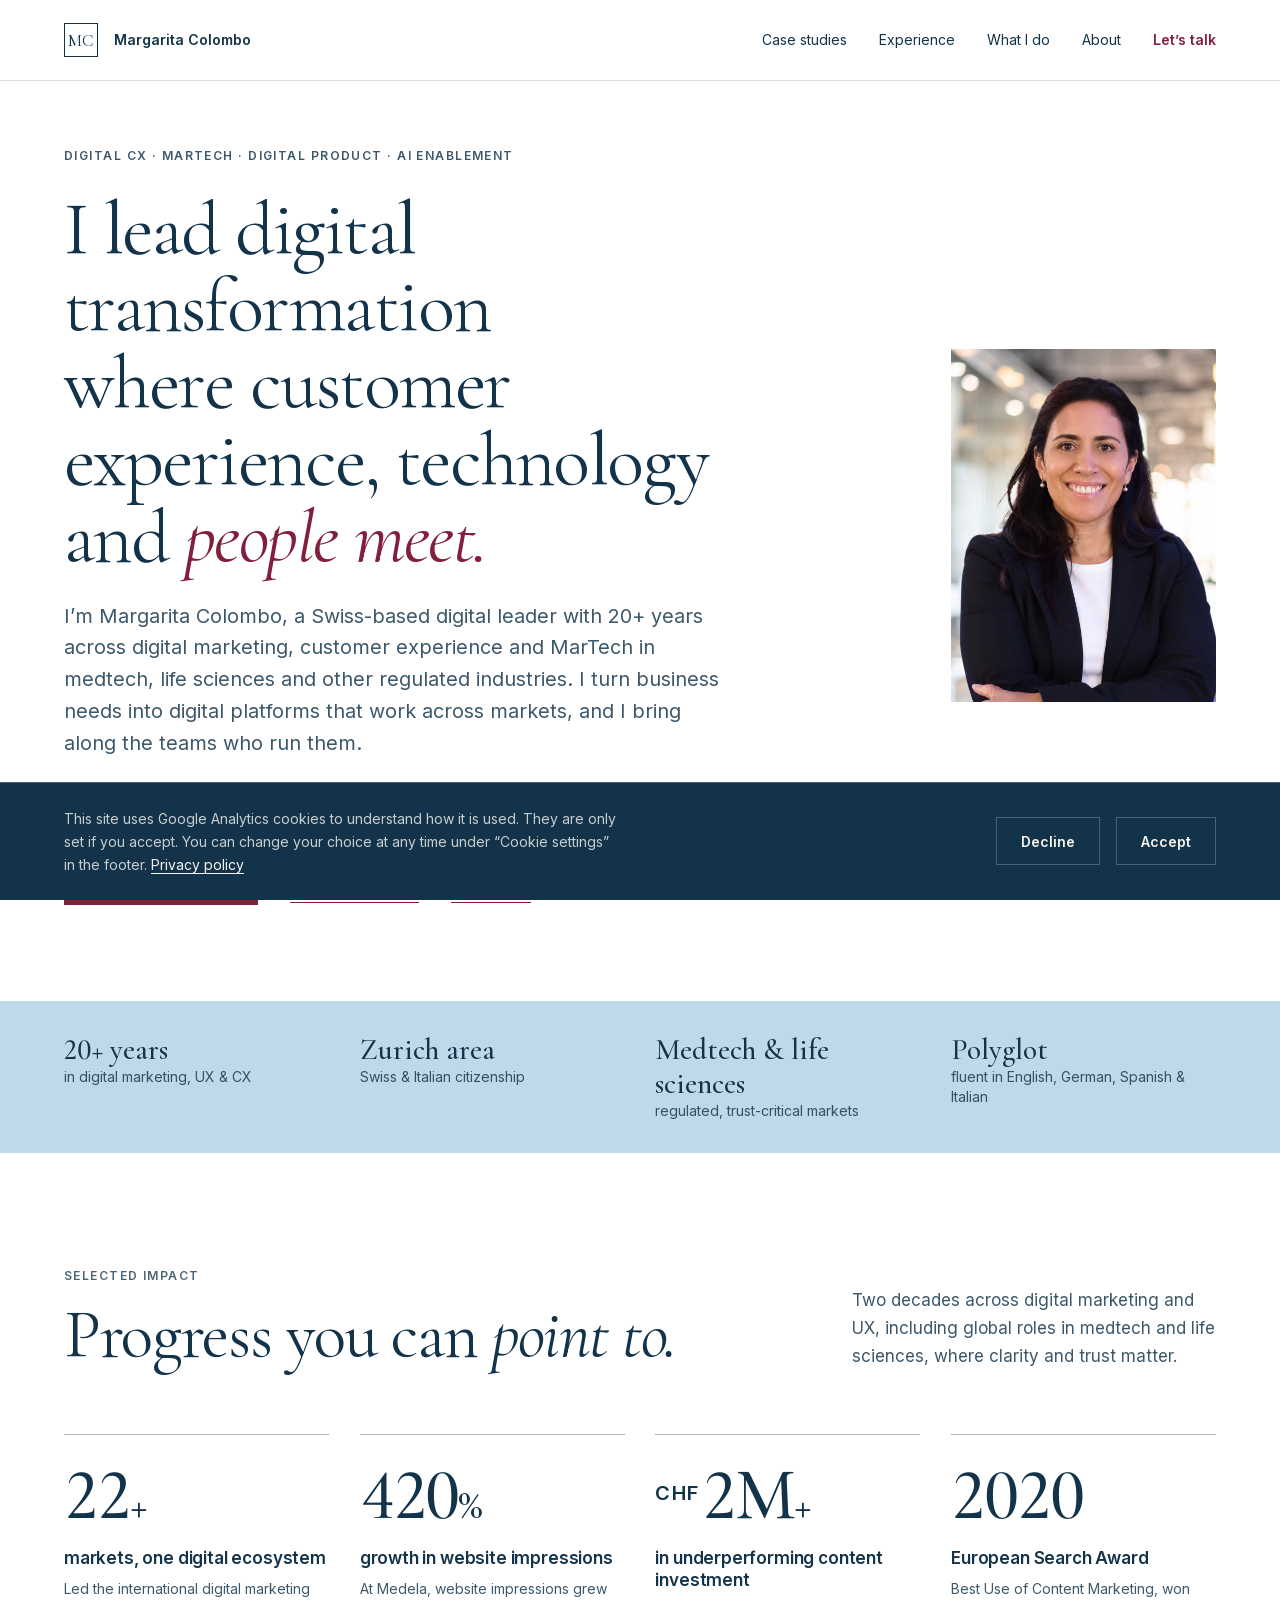
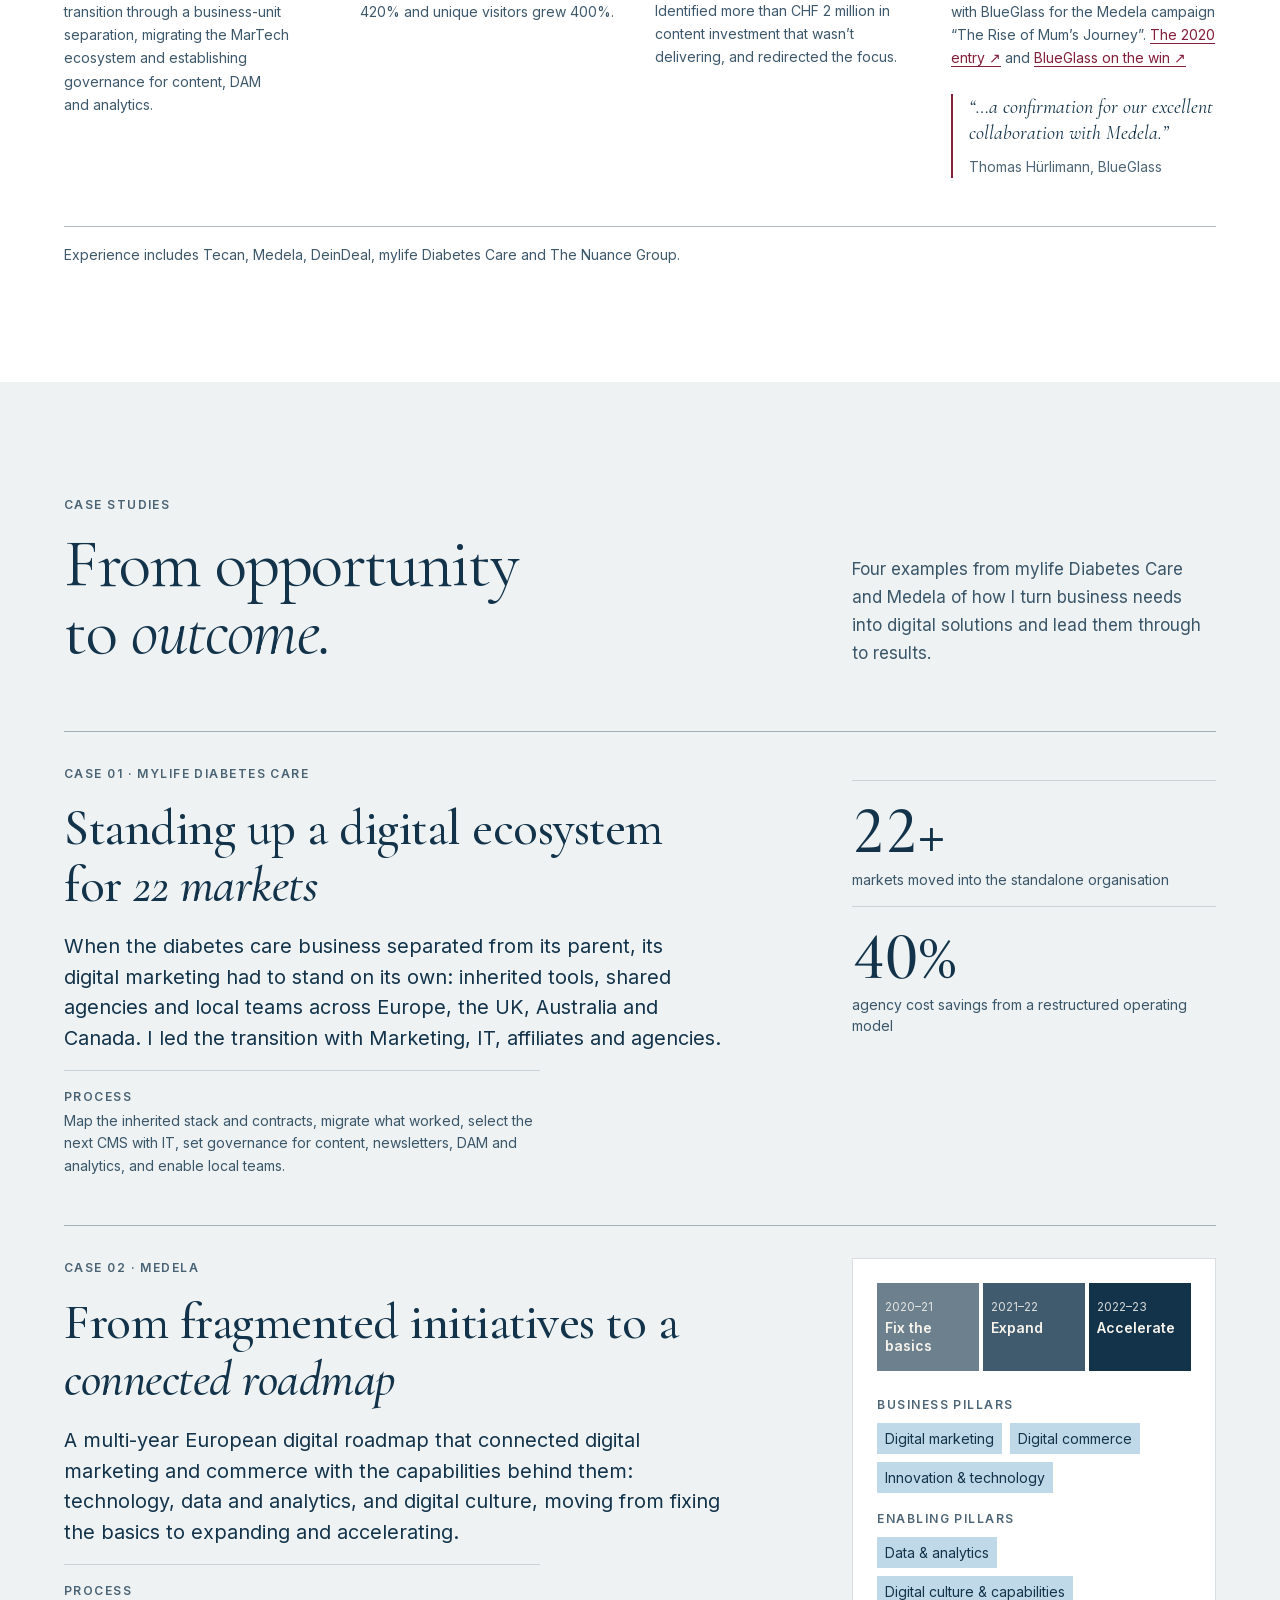
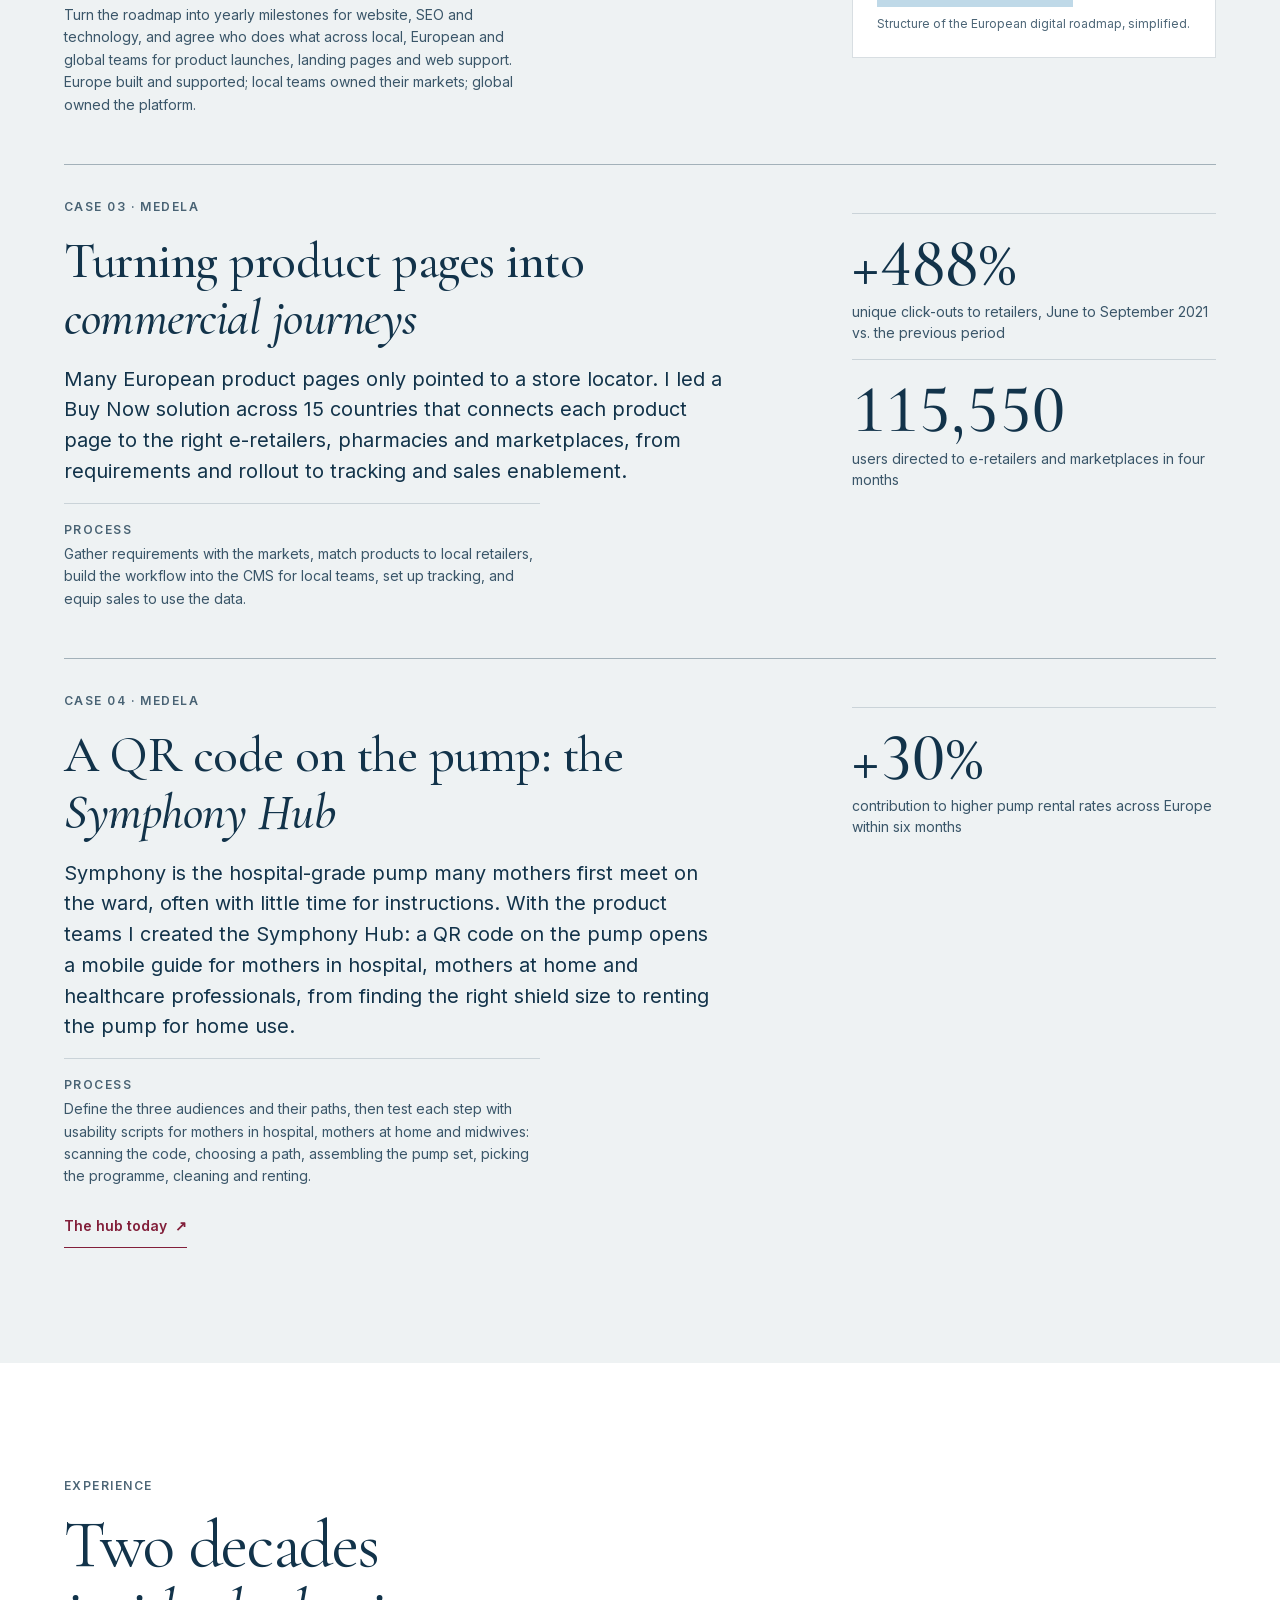
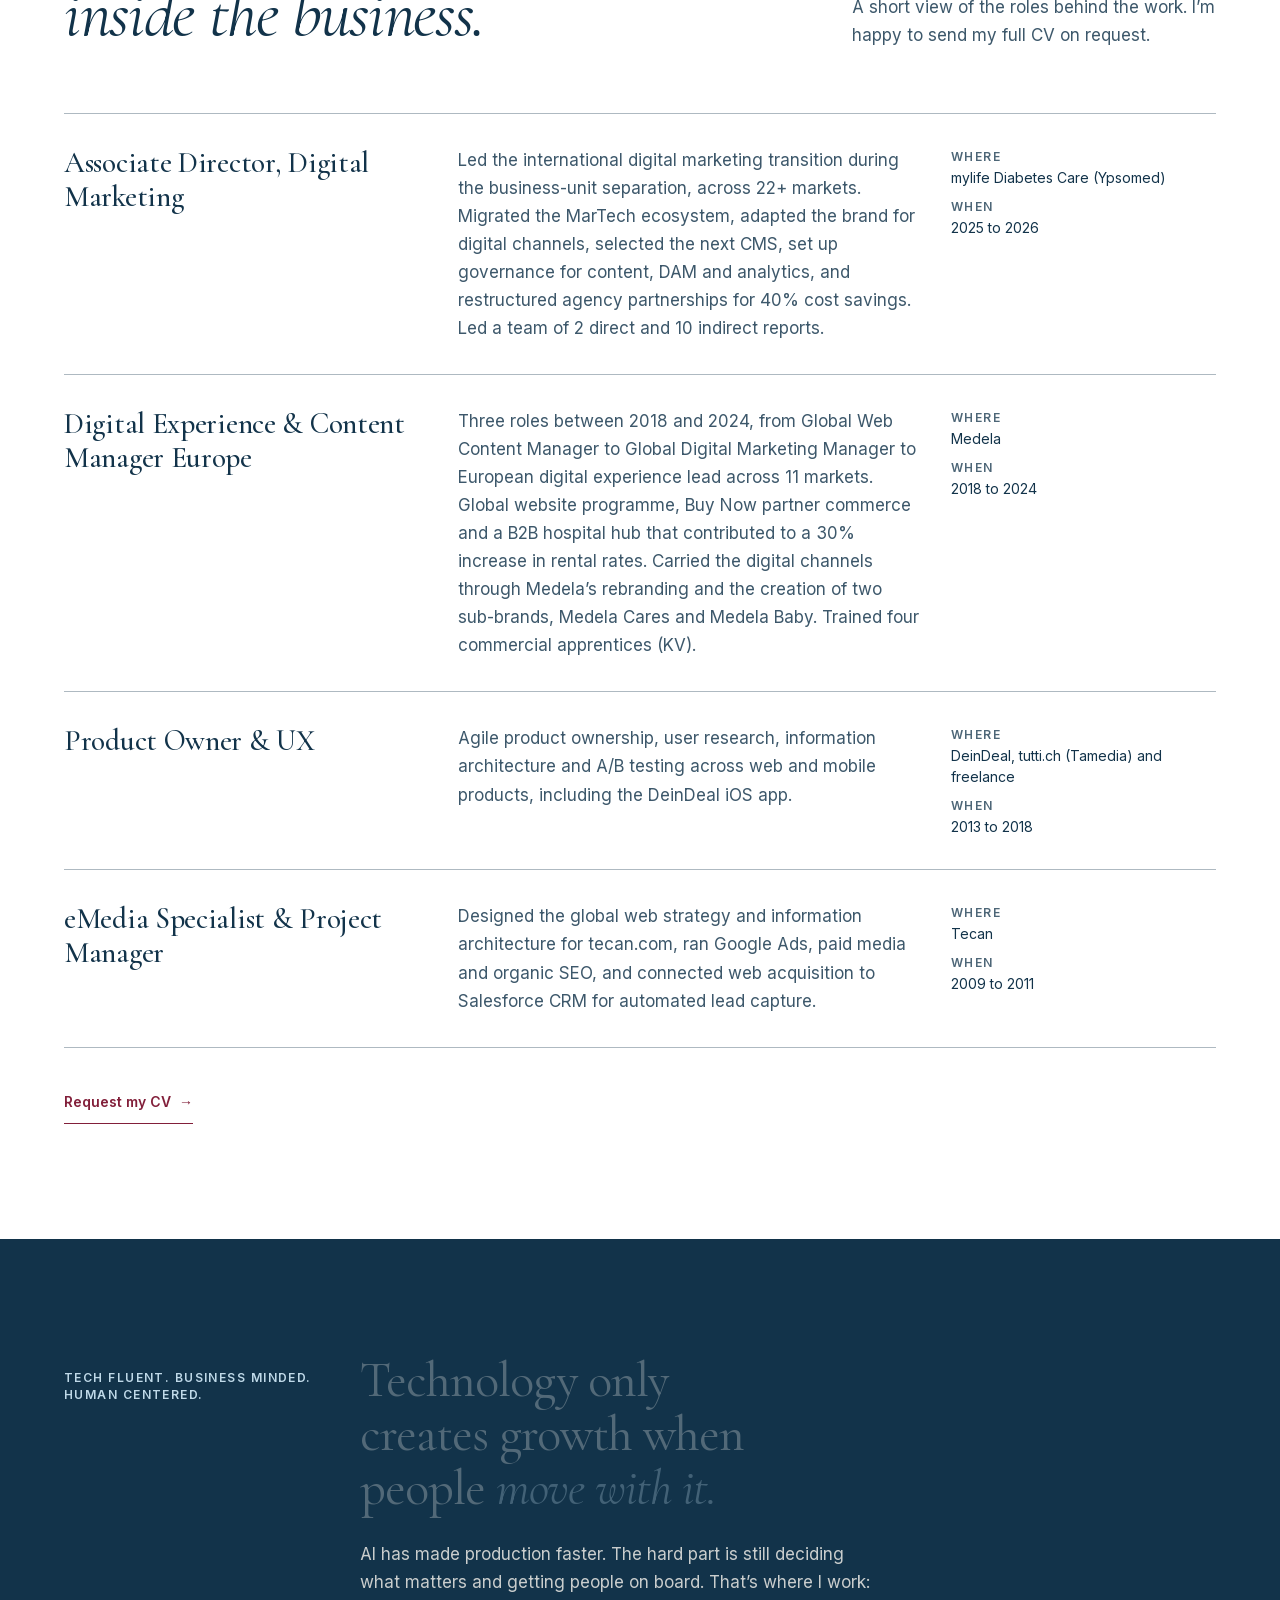
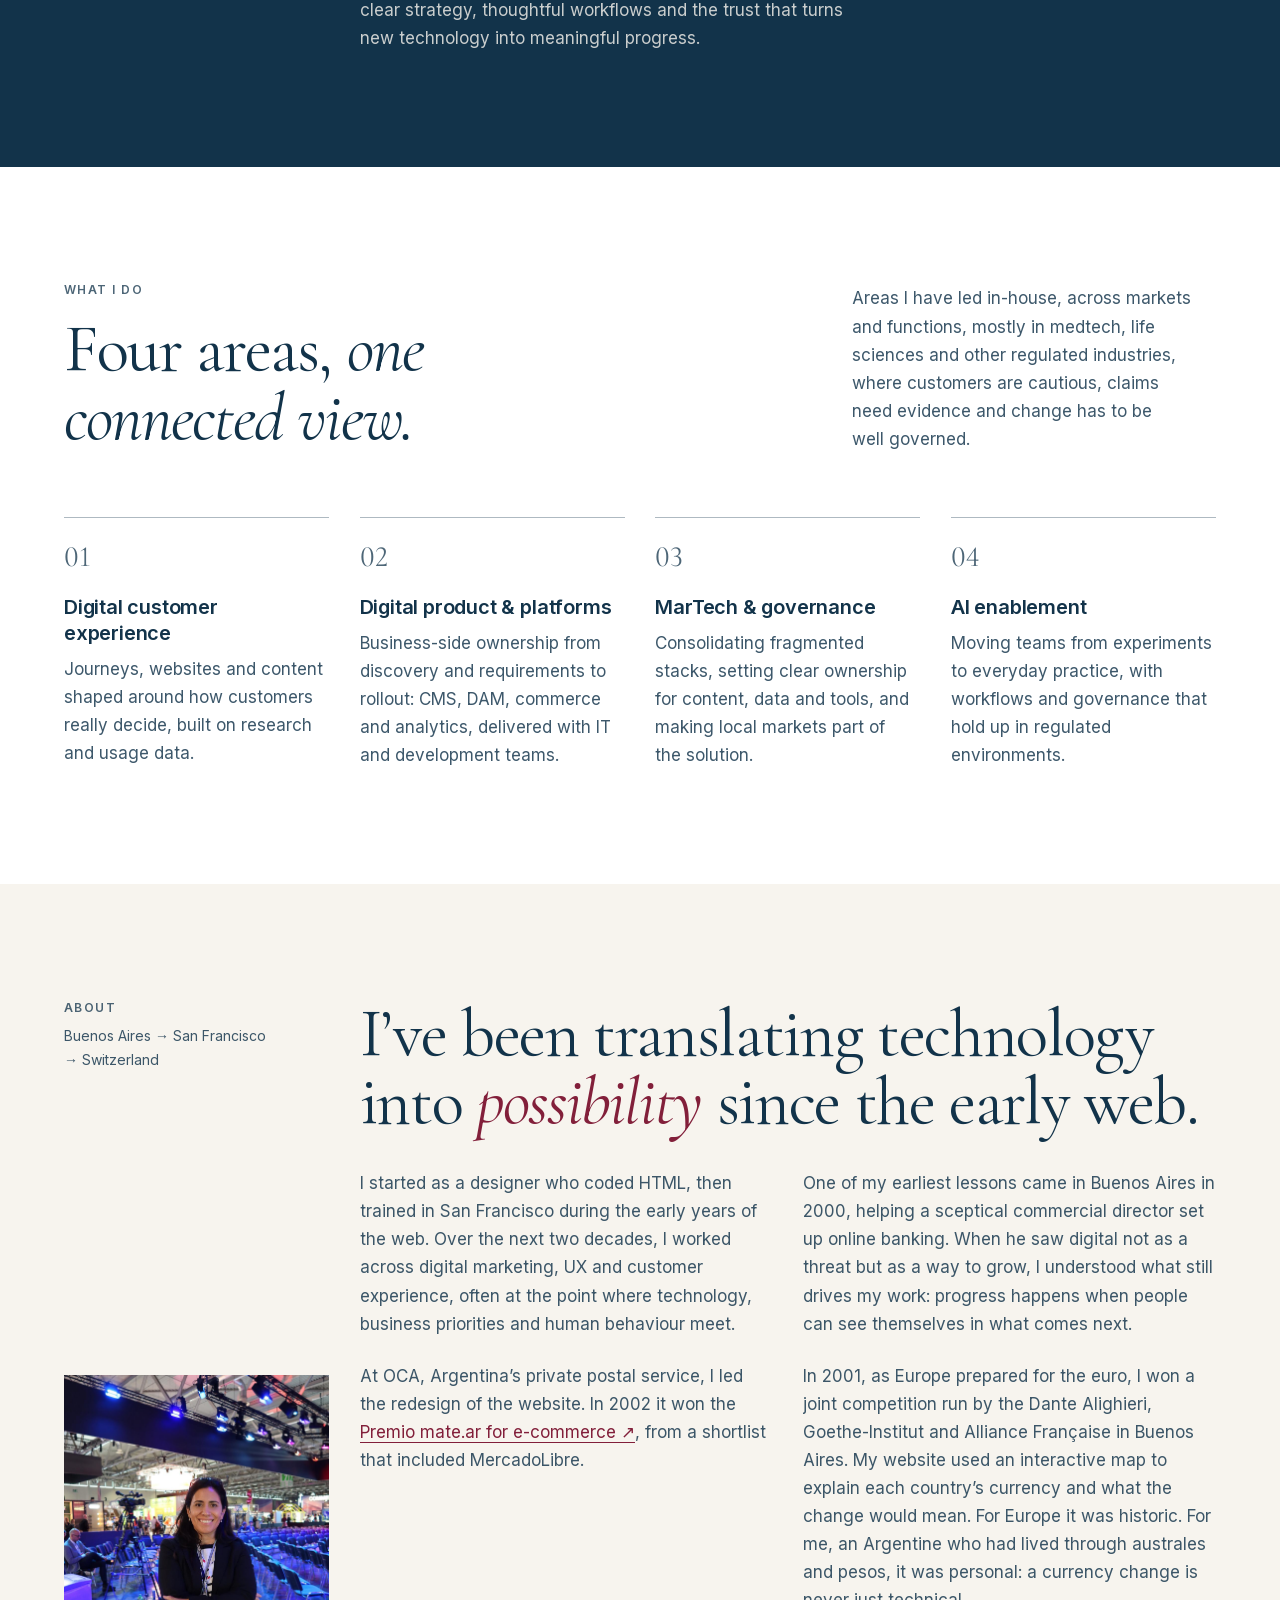
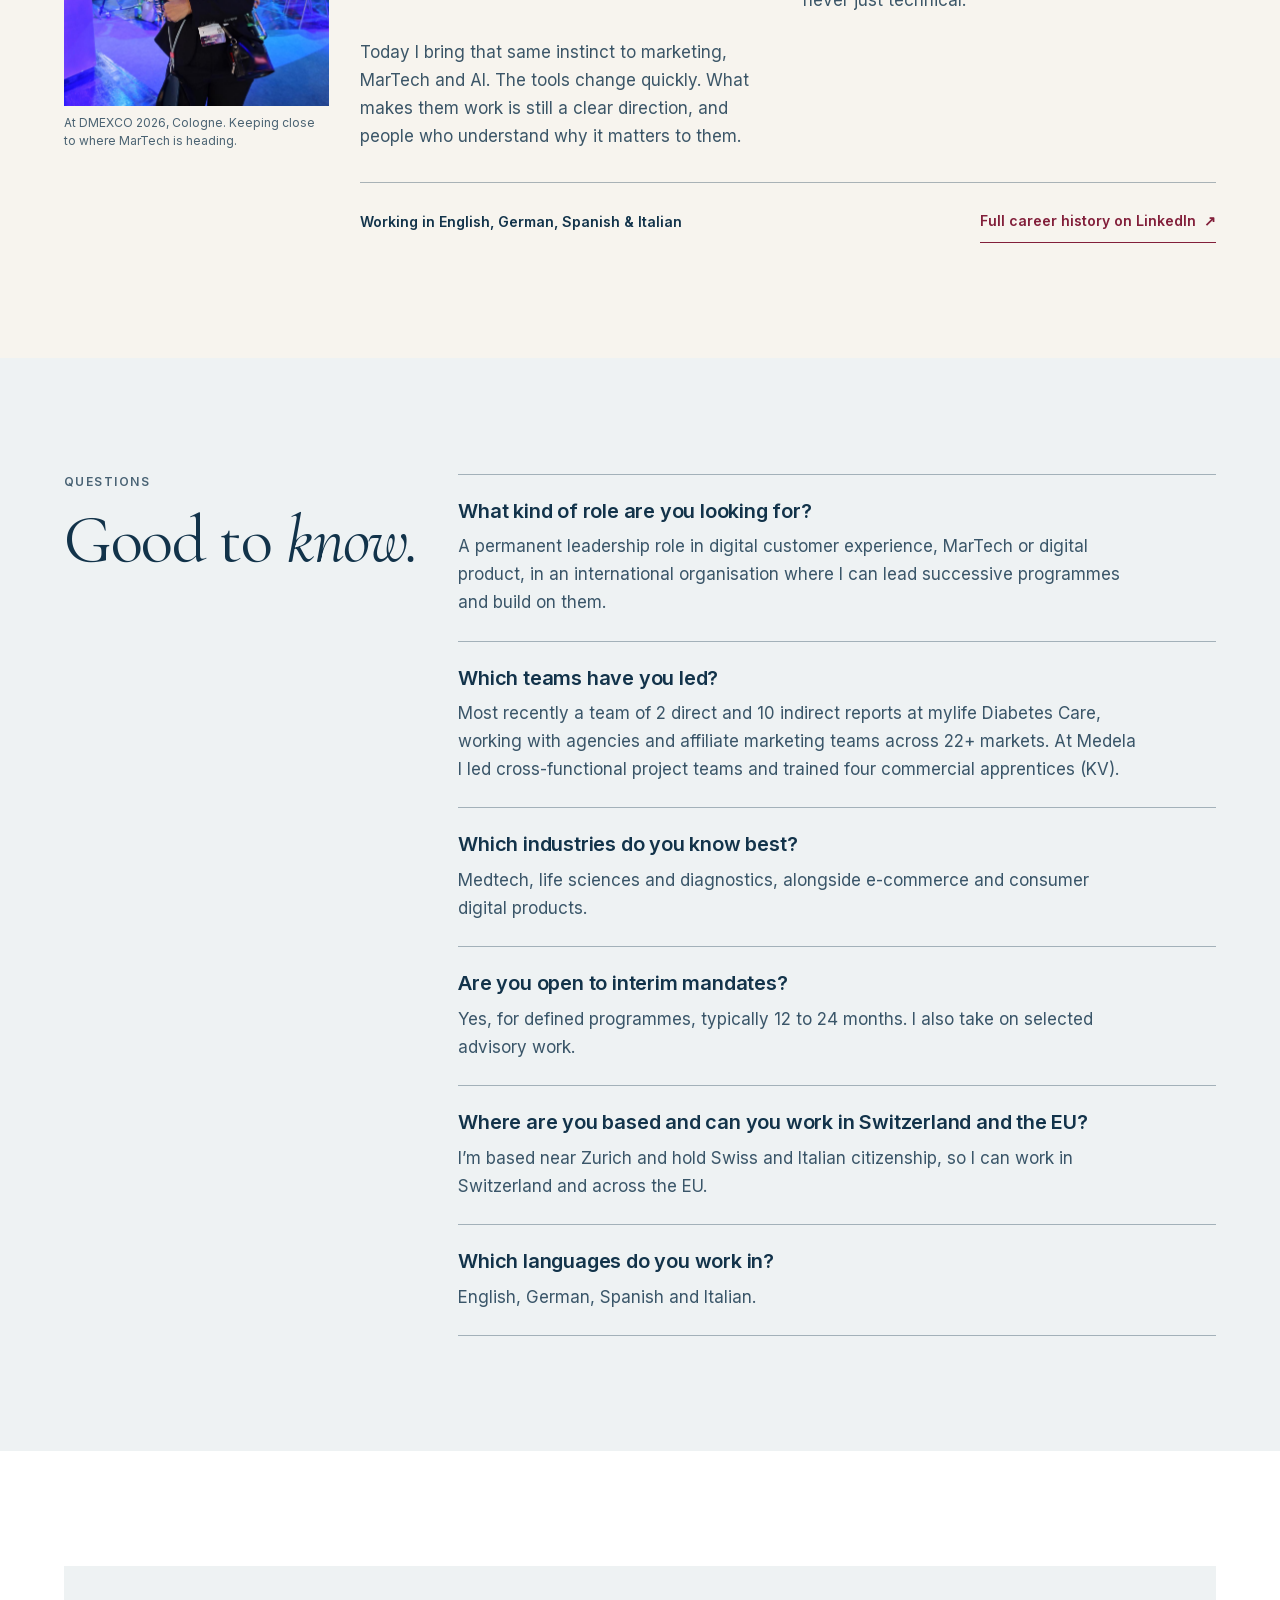
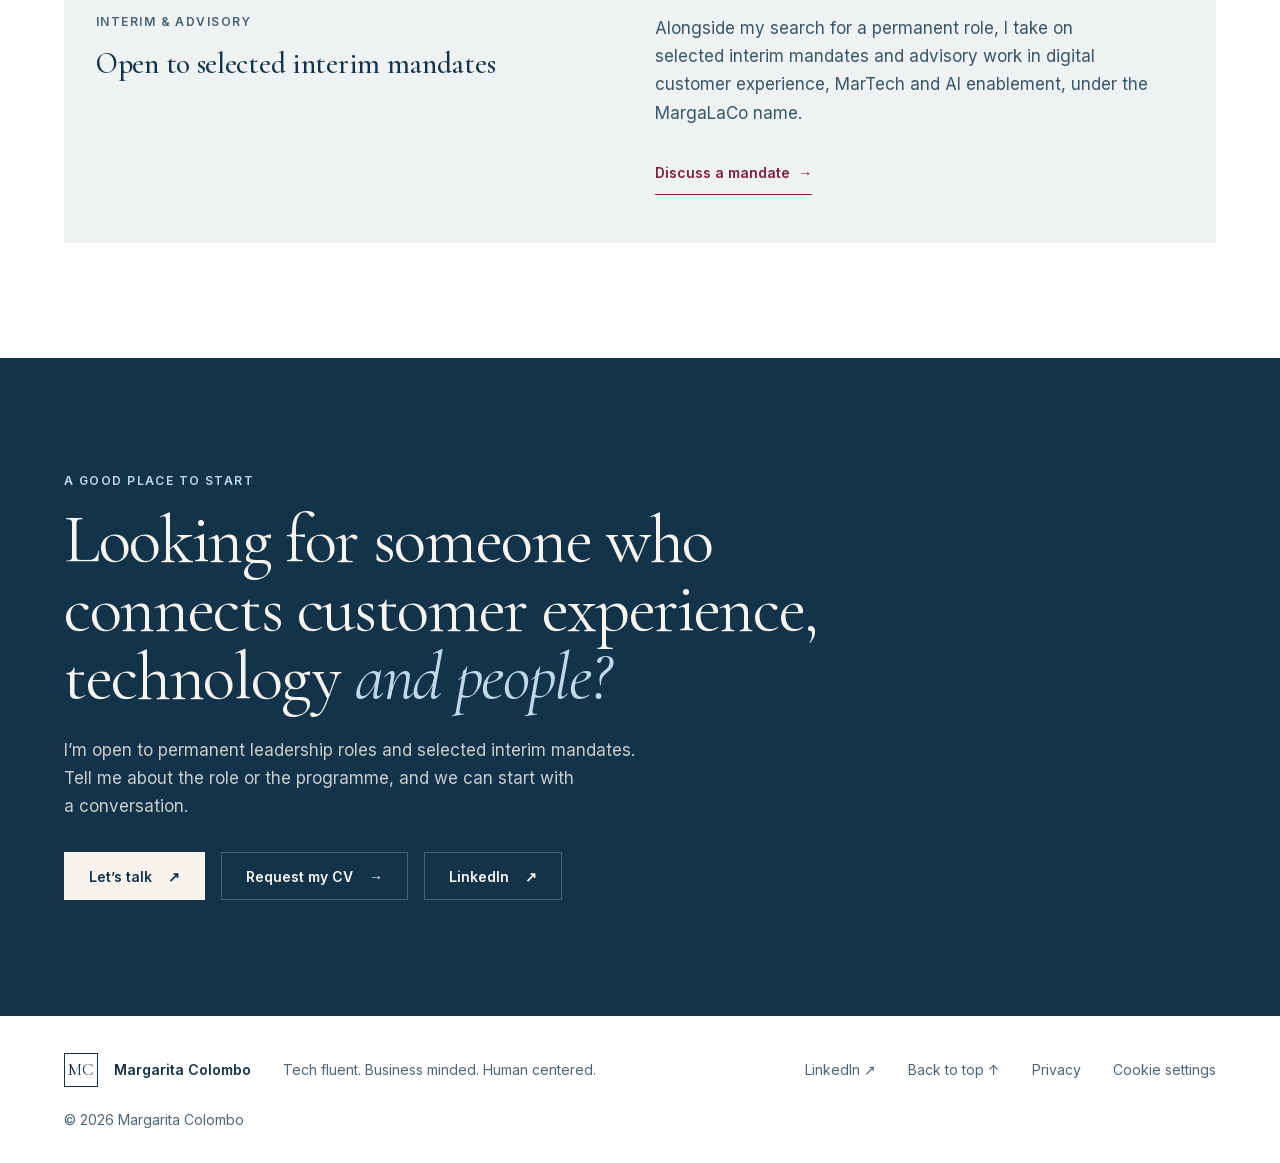
<file: index.html>
<!doctype html>
<html lang="en">
  <head>
    <meta charset="utf-8" />
    <meta name="viewport" content="width=device-width, initial-scale=1" />
    <meta
      name="description"
      content="Margarita Colombo is a Swiss-based digital CX and MarTech transformation leader with 20+ years in medtech, life sciences and other regulated industries. Open to permanent leadership roles."
    />
    <meta name="theme-color" content="#ffffff" />
    <link rel="canonical" href="https://www.margaritacolombo.com/" />
    <link rel="icon" type="image/svg+xml" href="/favicon.svg" />
    <link rel="sitemap" type="application/xml" href="/sitemap.xml" />
    <meta property="og:type" content="profile" />
    <meta property="og:locale" content="en_US" />
    <meta property="og:url" content="https://www.margaritacolombo.com/" />
    <meta
      property="og:title"
      content="Margarita Colombo | Digital CX &amp; MarTech Transformation Leader"
    />
    <meta
      property="og:description"
      content="Digital CX and MarTech transformation leader with 20+ years in medtech and life sciences. Open to permanent leadership roles."
    />
    <meta
      property="og:image"
      content="https://www.margaritacolombo.com/images/margarita-colombo.jpg"
    />
    <meta property="og:image:alt" content="Portrait of Margarita Colombo" />
    <meta name="twitter:card" content="summary" />
    <meta
      name="twitter:title"
      content="Margarita Colombo | Digital CX &amp; MarTech Transformation Leader"
    />
    <meta
      name="twitter:description"
      content="Digital CX and MarTech transformation leader with 20+ years in medtech and life sciences. Open to permanent leadership roles."
    />
    <title>Margarita Colombo | Digital CX &amp; MarTech Transformation Leader</title>
    <link rel="stylesheet" href="styles.css" />
    <script src="script.js" defer></script>
    <script type="application/ld+json">
      {
        "@context": "https://schema.org",
        "@graph": [
          {
            "@type": "Person",
            "@id": "https://www.margaritacolombo.com/#person",
            "name": "Margarita Colombo",
            "url": "https://www.margaritacolombo.com/",
            "image": "https://www.margaritacolombo.com/images/margarita-colombo.jpg",
            "jobTitle": "Digital CX & MarTech Transformation Leader",
            "description": "Digital CX and MarTech transformation leader with 20+ years across digital marketing, customer experience, digital product and AI enablement, specialising in medtech, life sciences and other regulated industries.",
            "address": {
              "@type": "PostalAddress",
              "addressCountry": "CH"
            },
            "sameAs": [
              "https://www.linkedin.com/in/margarita-colombo-a776392"
            ],
            "knowsAbout": [
              "Digital transformation",
              "Digital customer experience",
              "MarTech",
              "MarTech governance",
              "AI enablement",
              "AI adoption",
              "User experience",
              "Medtech and life sciences marketing",
              "Marketing in regulated industries",
              "Digital product management",
              "Product ownership",
              "Marketing strategy"
            ],
            "knowsLanguage": [
              "English",
              "German",
              "Spanish",
              "Italian"
            ]
          },
          {
            "@type": "FAQPage",
            "mainEntity": [
              {
                "@type": "Question",
                "name": "What kind of role are you looking for?",
                "acceptedAnswer": {
                  "@type": "Answer",
                  "text": "A permanent leadership role in digital customer experience, MarTech or digital product, in an international organisation where I can lead successive programmes and build on them."
                }
              },
              {
                "@type": "Question",
                "name": "Which teams have you led?",
                "acceptedAnswer": {
                  "@type": "Answer",
                  "text": "Most recently a team of 2 direct and 10 indirect reports at mylife Diabetes Care, working with agencies and affiliate marketing teams across 22+ markets. At Medela I led cross-functional project teams and trained four commercial apprentices (KV)."
                }
              },
              {
                "@type": "Question",
                "name": "Which industries do you know best?",
                "acceptedAnswer": {
                  "@type": "Answer",
                  "text": "Medtech, life sciences and diagnostics, alongside e-commerce and consumer digital products."
                }
              },
              {
                "@type": "Question",
                "name": "Are you open to interim mandates?",
                "acceptedAnswer": {
                  "@type": "Answer",
                  "text": "Yes, for defined programmes, typically 12 to 24 months. I also take on selected advisory work."
                }
              },
              {
                "@type": "Question",
                "name": "Where are you based and can you work in Switzerland and the EU?",
                "acceptedAnswer": {
                  "@type": "Answer",
                  "text": "I'm based near Zurich and hold Swiss and Italian citizenship, so I can work in Switzerland and across the EU."
                }
              },
              {
                "@type": "Question",
                "name": "Which languages do you work in?",
                "acceptedAnswer": {
                  "@type": "Answer",
                  "text": "English, German, Spanish and Italian."
                }
              }
            ]
          }
        ]
      }
    </script>
  </head>
  <body>
    <a class="skip-link" href="#main">Skip to content</a>
    <header class="site-header">
      <div class="shell site-header__inner">
        <a class="wordmark" href="#top" aria-label="Margarita Colombo, back to top">
          <span class="wordmark__monogram" aria-hidden="true">MC</span>
          <span class="wordmark__name">Margarita Colombo</span>
        </a>
        <button
          class="menu-toggle"
          type="button"
          aria-expanded="false"
          aria-controls="site-nav"
        >
          <span class="menu-toggle__label">Menu</span>
          <span class="menu-toggle__icon" aria-hidden="true"></span>
        </button>
        <nav class="site-nav" id="site-nav" aria-label="Main navigation">
          <a href="#cases">Case studies</a>
          <a href="#experience">Experience</a>
          <a href="#approach">What I do</a>
          <a href="#about">About</a>
          <a class="site-nav__cta" href="#contact">Let’s talk</a>
        </nav>
      </div>
    </header>

    <main id="main">
      <section class="hero" aria-labelledby="hero-title">
        <div class="shell grid hero__inner">
          <div class="hero__copy">
            <p class="hero__roles">
              <span>Digital CX</span><span aria-hidden="true"> · </span>
              <span>MarTech</span><span aria-hidden="true"> · </span>
              <span>Digital product</span><span aria-hidden="true"> · </span>
              <span>AI enablement</span>
            </p>
            <h1 id="hero-title">
              I lead digital transformation where customer experience,
              technology and <em>people meet.</em>
            </h1>
            <p class="hero__lead">
              I’m Margarita Colombo, a Swiss-based digital leader with 20+
              years across digital marketing, customer experience and MarTech
              in medtech, life sciences and other regulated industries. I turn
              business needs into digital platforms that work across markets,
              and I bring along the teams who run them.
            </p>
            <p class="hero__availability">
              Open to permanent leadership roles in international
              organisations. Available for selected interim mandates.
            </p>
            <div class="hero__actions">
              <a class="button button--primary" href="#experience">View my experience</a>
              <a class="text-link" href="https://www.linkedin.com/in/margarita-colombo-a776392" data-mail="info" data-subject="CV request">
                Request my CV <span aria-hidden="true">→</span>
              </a>
              <a class="text-link" href="https://www.linkedin.com/in/margarita-colombo-a776392" target="_blank" rel="noopener noreferrer">
                LinkedIn <span aria-hidden="true">↗</span>
              </a>
            </div>
          </div>
          <figure class="hero__portrait">
            <img
              src="images/margarita-colombo.jpg"
              alt="Margarita Colombo, smiling, in a navy blazer."
              width="1024"
              height="1536"
              fetchpriority="high"
              decoding="async"
            />
          </figure>
        </div>
        <div class="facts-band">
          <ul class="shell facts" aria-label="At a glance">
            <li><strong>20+ years</strong> in digital marketing, UX &amp; CX</li>
            <li><strong>Zurich area</strong> Swiss &amp; Italian citizenship</li>
            <li><strong>Medtech &amp; life sciences</strong> regulated, trust-critical markets</li>
            <li><strong>Polyglot</strong> fluent in English, German, Spanish &amp; Italian</li>
          </ul>
        </div>
      </section>

      <section class="section" id="work" aria-labelledby="work-title">
        <div class="shell">
          <div class="grid section-head">
            <div class="section-head__title">
              <p class="eyebrow">Selected impact</p>
              <h2 id="work-title">Progress you can <em>point to.</em></h2>
            </div>
            <p class="section-head__aside">
              Two decades across digital marketing and UX, including global
              roles in medtech and life sciences, where clarity and trust
              matter.
            </p>
          </div>
          <div class="impact-grid">
            <article class="impact-item">
              <p class="impact-item__figure">22<span>+</span></p>
              <h3>markets, one digital ecosystem</h3>
              <p>
                Led the international digital marketing transition through a
                business-unit separation, migrating the MarTech ecosystem and
                establishing governance for content, DAM and analytics.
              </p>
            </article>
            <article class="impact-item">
              <p class="impact-item__figure">420<span>%</span></p>
              <h3>growth in website impressions</h3>
              <p>
                At Medela, website impressions grew 420% and unique visitors
                grew 400%.
              </p>
            </article>
            <article class="impact-item">
              <p class="impact-item__figure"><span class="impact-item__unit">CHF</span>2M<span>+</span></p>
              <h3>in underperforming content investment</h3>
              <p>
                Identified more than CHF 2 million in content investment that
                wasn’t delivering, and redirected the focus.
              </p>
            </article>
            <article class="impact-item">
              <p class="impact-item__figure" data-static>2020</p>
              <h3>European Search Award</h3>
              <p>
                Best Use of Content Marketing, won with BlueGlass for the
                Medela campaign “The Rise of Mum’s Journey”.
                <a class="inline-link" href="https://europeansearchawards.com/2020-shortlist/" target="_blank" rel="noopener noreferrer">The 2020 entry <span aria-hidden="true">↗</span></a>
                and
                <a class="inline-link" href="https://europeansearchawards.com/testimonials/" target="_blank" rel="noopener noreferrer">BlueGlass on the win <span aria-hidden="true">↗</span></a>
              </p>
              <blockquote class="impact-item__quote">
                <p>“…a confirmation for our excellent collaboration with Medela.”</p>
                <footer>Thomas Hürlimann, BlueGlass</footer>
              </blockquote>
            </article>
          </div>
          <p class="impact-footnote">
            Experience includes Tecan, Medela, DeinDeal, mylife Diabetes Care
            and The Nuance Group.
          </p>
        </div>
      </section>

      <section class="section section--mist" id="cases" aria-labelledby="cases-title">
        <div class="shell">
          <div class="grid section-head">
            <div class="section-head__title">
              <p class="eyebrow">Case studies</p>
              <h2 id="cases-title">From opportunity to <em>outcome.</em></h2>
            </div>
            <p class="section-head__aside">
              Four examples from mylife Diabetes Care and Medela of how I turn
              business needs into digital solutions and lead them through to
              results.
            </p>
          </div>
          <div class="cases">
            <article class="case">
              <div class="case__body">
                <p class="case__label">Case 01 · mylife Diabetes Care</p>
                <h3 class="case__title">Standing up a digital ecosystem for <em>22 markets</em></h3>
                <p class="case__text">
                  When the diabetes care business separated from its parent, its
                  digital marketing had to stand on its own: inherited tools,
                  shared agencies and local teams across Europe, the UK,
                  Australia and Canada. I led the transition with Marketing, IT,
                  affiliates and agencies.
                </p>
                <p class="case__process">
                  <strong>Process</strong> Map the inherited stack and
                  contracts, migrate what worked, select the next CMS with IT,
                  set governance for content, newsletters, DAM and analytics,
                  and enable local teams.
                </p>
              </div>
              <div class="case__aside">
                <dl class="case__results">
                  <div><dt>22+</dt><dd>markets moved into the standalone organisation</dd></div>
                  <div><dt>40%</dt><dd>agency cost savings from a restructured operating model</dd></div>
                </dl>
              </div>
            </article>
            <article class="case">
              <div class="case__body">
                <p class="case__label">Case 02 · Medela</p>
                <h3 class="case__title">From fragmented initiatives to a <em>connected roadmap</em></h3>
                <p class="case__text">
                  A multi-year European digital roadmap that connected digital
                  marketing and commerce with the capabilities behind them:
                  technology, data and analytics, and digital culture, moving
                  from fixing the basics to expanding and accelerating.
                </p>
                <p class="case__process">
                  <strong>Process</strong> Turn the roadmap into yearly
                  milestones for website, SEO and technology, and agree who does
                  what across local, European and global teams for product
                  launches, landing pages and web support. Europe built and
                  supported; local teams owned their markets; global owned the
                  platform.
                </p>
              </div>
              <div class="case__aside">
                <figure class="case__figure roadmap">
                  <ol class="roadmap__phases" aria-label="Three phases">
                    <li><span>2020–21</span>Fix the basics</li>
                    <li><span>2021–22</span>Expand</li>
                    <li><span>2022–23</span>Accelerate</li>
                  </ol>
                  <dl class="roadmap__pillars">
                    <div>
                      <dt>Business pillars</dt>
                      <dd>Digital marketing</dd>
                      <dd>Digital commerce</dd>
                      <dd>Innovation &amp; technology</dd>
                    </div>
                    <div>
                      <dt>Enabling pillars</dt>
                      <dd>Data &amp; analytics</dd>
                      <dd>Digital culture &amp; capabilities</dd>
                    </div>
                  </dl>
                  <figcaption>Structure of the European digital roadmap, simplified.</figcaption>
                </figure>
              </div>
            </article>
            <article class="case">
              <div class="case__body">
                <p class="case__label">Case 03 · Medela</p>
                <h3 class="case__title">Turning product pages into <em>commercial journeys</em></h3>
                <p class="case__text">
                  Many European product pages only pointed to a store locator. I
                  led a Buy Now solution across 15 countries that connects each
                  product page to the right e-retailers, pharmacies and
                  marketplaces, from requirements and rollout to tracking and
                  sales enablement.
                </p>
                <p class="case__process">
                  <strong>Process</strong> Gather requirements with the markets,
                  match products to local retailers, build the workflow into the
                  CMS for local teams, set up tracking, and equip sales to use
                  the data.
                </p>
              </div>
              <div class="case__aside">
                <dl class="case__results">
                  <div><dt>+488%</dt><dd>unique click-outs to retailers, June to September 2021 vs. the previous period</dd></div>
                  <div><dt>115,550</dt><dd>users directed to e-retailers and marketplaces in four months</dd></div>
                </dl>
              </div>
            </article>
            <article class="case">
              <div class="case__body">
                <p class="case__label">Case 04 · Medela</p>
                <h3 class="case__title">A QR code on the pump: the <em>Symphony Hub</em></h3>
                <p class="case__text">
                  Symphony is the hospital-grade pump many mothers first meet
                  on the ward, often with little time for instructions. With
                  the product teams I created the Symphony Hub: a QR code on
                  the pump opens a mobile guide for mothers in hospital,
                  mothers at home and healthcare professionals, from finding
                  the right shield size to renting the pump for home use.
                </p>
                <p class="case__process">
                  <strong>Process</strong> Define the three audiences and
                  their paths, then test each step with usability scripts for
                  mothers in hospital, mothers at home and midwives: scanning
                  the code, choosing a path, assembling the pump set, picking
                  the programme, cleaning and renting.
                </p>
                <a class="text-link case__link" href="https://www.medela.com/en-gb/breastfeeding-pumping/services/symphony-hub" target="_blank" rel="noopener noreferrer">
                  The hub today <span aria-hidden="true">↗</span>
                </a>
              </div>
              <div class="case__aside">
                <dl class="case__results">
                  <div><dt>+30%</dt><dd>contribution to higher pump rental rates across Europe within six months</dd></div>
                </dl>
              </div>
            </article>
          </div>
        </div>
      </section>

      <section class="section" id="experience" aria-labelledby="experience-title">
        <div class="shell">
          <div class="grid section-head">
            <div class="section-head__title">
              <p class="eyebrow">Experience</p>
              <h2 id="experience-title">Two decades <em>inside the business.</em></h2>
            </div>
            <p class="section-head__aside">
              A short view of the roles behind the work. I’m happy to send my
              full CV on request.
            </p>
          </div>

          <div class="offers">
            <article class="offer">
              <h3 class="offer__title">Associate Director, Digital Marketing</h3>
              <p class="offer__text">
                Led the international digital marketing transition during the business-unit separation, across 22+ markets. Migrated the MarTech ecosystem, adapted the brand for digital channels, selected the next CMS, set up governance for content, DAM and analytics, and restructured agency partnerships for 40% cost savings. Led a team of 2 direct and 10 indirect reports.
              </p>
              <dl class="offer__meta">
                <div><dt>Where</dt><dd>mylife Diabetes Care (Ypsomed)</dd></div>
                <div><dt>When</dt><dd>2025 to 2026</dd></div>
              </dl>
            </article>
            <article class="offer">
              <h3 class="offer__title">Digital Experience &amp; Content Manager Europe</h3>
              <p class="offer__text">
                Three roles between 2018 and 2024, from Global Web Content Manager to Global Digital Marketing Manager to European digital experience lead across 11 markets. Global website programme, Buy Now partner commerce and a B2B hospital hub that contributed to a 30% increase in rental rates. Carried the digital channels through Medela’s rebranding and the creation of two sub-brands, Medela Cares and Medela Baby. Trained four commercial apprentices (KV).
              </p>
              <dl class="offer__meta">
                <div><dt>Where</dt><dd>Medela</dd></div>
                <div><dt>When</dt><dd>2018 to 2024</dd></div>
              </dl>
            </article>
            <article class="offer">
              <h3 class="offer__title">Product Owner &amp; UX</h3>
              <p class="offer__text">
                Agile product ownership, user research, information architecture and A/B testing across web and mobile products, including the DeinDeal iOS app.
              </p>
              <dl class="offer__meta">
                <div><dt>Where</dt><dd>DeinDeal, tutti.ch (Tamedia) and freelance</dd></div>
                <div><dt>When</dt><dd>2013 to 2018</dd></div>
              </dl>
            </article>
            <article class="offer">
              <h3 class="offer__title">eMedia Specialist &amp; Project Manager</h3>
              <p class="offer__text">
                Designed the global web strategy and information architecture for tecan.com, ran Google Ads, paid media and organic SEO, and connected web acquisition to Salesforce CRM for automated lead capture.
              </p>
              <dl class="offer__meta">
                <div><dt>Where</dt><dd>Tecan</dd></div>
                <div><dt>When</dt><dd>2009 to 2011</dd></div>
              </dl>
            </article>
          </div>
          <p class="experience__cta">
            <a class="text-link" href="https://www.linkedin.com/in/margarita-colombo-a776392" data-mail="info" data-subject="CV request">
              Request my CV <span aria-hidden="true">→</span>
            </a>
          </p>
        </div>
      </section>

      <section class="viewpoint" aria-labelledby="viewpoint-title">
        <div class="shell grid viewpoint__inner">
          <p class="eyebrow eyebrow--inverse"><span>Tech fluent.</span> <span>Business minded.</span> <span>Human centered.</span></p>
          <h2 class="viewpoint__statement" id="viewpoint-title">
            Technology only creates growth when people
            <em>move with it.</em>
          </h2>
          <p class="viewpoint__note">
            AI has made production faster. The hard part is still deciding what
            matters and getting people on board. That’s where I work: clear
            strategy, thoughtful workflows and the trust that turns new
            technology into meaningful progress.
          </p>
        </div>
      </section>

      <section class="section" id="approach" aria-labelledby="approach-title">
        <div class="shell">
          <div class="grid section-head">
            <div class="section-head__title">
              <p class="eyebrow">What I do</p>
              <h2 id="approach-title">Four areas, <em>one connected view.</em></h2>
            </div>
            <p class="section-head__aside">
              Areas I have led in-house, across markets and functions, mostly in
              medtech, life sciences and other regulated industries, where
              customers are cautious, claims need evidence and change has to be
              well governed.
            </p>
          </div>
          <ol class="disciplines">
            <li class="discipline">
              <span class="discipline__number" aria-hidden="true">01</span>
              <h3>Digital customer experience</h3>
              <p>
                Journeys, websites and content shaped around how customers
                really decide, built on research and usage data.
              </p>
            </li>
            <li class="discipline">
              <span class="discipline__number" aria-hidden="true">02</span>
              <h3>Digital product &amp; platforms</h3>
              <p>
                Business-side ownership from discovery and requirements to
                rollout: CMS, DAM, commerce and analytics, delivered with IT
                and development teams.
              </p>
            </li>
            <li class="discipline">
              <span class="discipline__number" aria-hidden="true">03</span>
              <h3>MarTech &amp; governance</h3>
              <p>
                Consolidating fragmented stacks, setting clear ownership for
                content, data and tools, and making local markets part of the
                solution.
              </p>
            </li>
            <li class="discipline">
              <span class="discipline__number" aria-hidden="true">04</span>
              <h3>AI enablement</h3>
              <p>
                Moving teams from experiments to everyday practice, with
                workflows and governance that hold up in regulated
                environments.
              </p>
            </li>
          </ol>
        </div>
      </section>

      <section class="section section--warm" id="about" aria-labelledby="about-title">
        <div class="shell grid about">
          <div class="about__label">
            <p class="eyebrow">About</p>
            <p class="about__route">Buenos Aires → San Francisco → Switzerland</p>
          </div>
          <div class="about__content">
            <h2 id="about-title">
              I’ve been translating technology into <em>possibility</em> since
              the early web.
            </h2>
            <div class="about__columns">
              <p>
                I started as a designer who coded HTML, then trained in San
                Francisco during the early years of the web. Over the next two
                decades, I worked across digital marketing, UX and customer
                experience, often at the point where technology, business
                priorities and human behaviour meet.
              </p>
              <p>
                One of my earliest lessons came in Buenos Aires in 2000, helping
                a sceptical commercial director set up online banking. When he
                saw digital not as a threat but as a way to grow, I understood
                what still drives my work: progress happens when people can see
                themselves in what comes next.
              </p>
              <p>
                At OCA, Argentina’s private postal service, I led the redesign
                of the website. In 2002 it won the
                <a class="inline-link" href="https://web.archive.org/web/20090925070356/http://www.matear.org.ar:80/ganadores2002.php" target="_blank" rel="noopener noreferrer">Premio mate.ar for e-commerce <span aria-hidden="true">↗</span></a>,
                from a shortlist that included MercadoLibre.
              </p>
              <p>
                In 2001, as Europe prepared for the euro, I won a joint
                competition run by the Dante Alighieri, Goethe-Institut and
                Alliance Française in Buenos Aires. My website used an
                interactive map to explain each country’s currency and what the
                change would mean. For Europe it was historic. For me, an
                Argentine who had lived through australes and pesos, it was
                personal: a currency change is never just technical.
              </p>
              <p>
                Today I bring that same instinct to marketing, MarTech and AI.
                The tools change quickly. What makes them work is still a clear
                direction, and people who understand why it matters to them.
              </p>
            </div>
          </div>

          <figure class="about__photo">
            <img
              src="images/dmexco-2026.jpg"
              alt="Margarita Colombo at DMEXCO 2026, standing in front of an event stage."
              width="1066"
              height="1600"
              loading="lazy"
              decoding="async"
            />
            <figcaption>At DMEXCO 2026, Cologne. Keeping close to where MarTech is heading.</figcaption>
          </figure>
          <div class="about__footer">
            <p>Working in English, German, Spanish &amp; Italian</p>
            <a
              class="text-link"
              href="https://www.linkedin.com/in/margarita-colombo-a776392"
              target="_blank"
              rel="noopener noreferrer"
            >
              Full career history on LinkedIn <span aria-hidden="true">↗</span>
            </a>
          </div>
        </div>
      </section>

      <section class="section section--mist" id="faq" aria-labelledby="faq-title">
        <div class="shell grid faq">
          <div class="faq__head">
            <p class="eyebrow">Questions</p>
            <h2 id="faq-title">Good to <em>know.</em></h2>
          </div>
          <div class="faq__list">
            <div class="faq__item">
              <h3>What kind of role are you looking for?</h3>
              <p>
                A permanent leadership role in digital customer experience, MarTech or digital product, in an international organisation where I can lead successive programmes and build on them.
              </p>
            </div>
            <div class="faq__item">
              <h3>Which teams have you led?</h3>
              <p>
                Most recently a team of 2 direct and 10 indirect reports at mylife Diabetes Care, working with agencies and affiliate marketing teams across 22+ markets. At Medela I led cross-functional project teams and trained four commercial apprentices (KV).
              </p>
            </div>
            <div class="faq__item">
              <h3>Which industries do you know best?</h3>
              <p>
                Medtech, life sciences and diagnostics, alongside e-commerce and consumer digital products.
              </p>
            </div>
            <div class="faq__item">
              <h3>Are you open to interim mandates?</h3>
              <p>
                Yes, for defined programmes, typically 12 to 24 months. I also take on selected advisory work.
              </p>
            </div>
            <div class="faq__item">
              <h3>Where are you based and can you work in Switzerland and the EU?</h3>
              <p>
                I’m based near Zurich and hold Swiss and Italian citizenship, so I can work in Switzerland and across the EU.
              </p>
            </div>
            <div class="faq__item">
              <h3>Which languages do you work in?</h3>
              <p>
                English, German, Spanish and Italian.
              </p>
            </div>
          </div>
        </div>
      </section>

      <section class="section" id="ways" aria-labelledby="ways-title">
        <div class="shell">
          <article class="route route--flush">
            <div class="route__head">
              <p class="eyebrow">Interim &amp; advisory</p>
              <h3 id="ways-title">Open to selected interim mandates</h3>
            </div>
            <div class="route__body">
              <p>
                Alongside my search for a permanent role, I take on selected
                interim mandates and advisory work in digital customer
                experience, MarTech and AI enablement, under the MargaLaCo
                name.
              </p>
              <a class="text-link" href="https://www.linkedin.com/in/margarita-colombo-a776392" data-mail="info" data-subject="Interim mandate">
                Discuss a mandate <span aria-hidden="true">→</span>
              </a>
            </div>
          </article>
        </div>
      </section>

      <section class="contact" id="contact" aria-labelledby="contact-title">
        <div class="shell contact__inner">
          <p class="eyebrow eyebrow--inverse">A good place to start</p>
          <h2 id="contact-title">
            Looking for someone who connects customer experience, technology
            <em>and people?</em>
          </h2>
          <p class="contact__text">
            I’m open to permanent leadership roles and selected interim
            mandates. Tell me about the role or the programme, and we can
            start with a conversation.
          </p>
          <div class="contact__actions">
            <a
              class="button button--light"
              href="https://www.linkedin.com/in/margarita-colombo-a776392"
              data-mail="info"
              data-subject="Let’s talk"
            >
              Let’s talk <span aria-hidden="true">↗</span>
            </a>
            <a
              class="button button--outline"
              href="https://www.linkedin.com/in/margarita-colombo-a776392"
              data-mail="info"
              data-subject="CV request"
            >
              Request my CV <span aria-hidden="true">→</span>
            </a>
            <a
              class="button button--outline"
              href="https://www.linkedin.com/in/margarita-colombo-a776392"
              target="_blank"
              rel="noopener noreferrer"
            >
              LinkedIn <span aria-hidden="true">↗</span>
            </a>
          </div>
        </div>
      </section>
    </main>

    <footer class="site-footer">
      <div class="shell site-footer__inner">
        <a class="wordmark wordmark--footer" href="#top" aria-label="Margarita Colombo, back to top">
          <span class="wordmark__monogram" aria-hidden="true">MC</span>
          <span class="wordmark__name">Margarita Colombo</span>
        </a>
        <p>Tech fluent. Business minded. Human centered.</p>
        <a
          class="site-footer__link"
          href="https://www.linkedin.com/in/margarita-colombo-a776392"
          target="_blank"
          rel="noopener noreferrer"
        >LinkedIn ↗</a>
        <a class="site-footer__link" href="#top">Back to top ↑</a>
        <a class="site-footer__link" href="/privacy.html">Privacy</a>
        <button class="site-footer__link site-footer__button" type="button" data-cookie-settings>
          Cookie settings
        </button>
        <small>© <span data-year></span> Margarita Colombo</small>
      </div>
    </footer>
    <section class="cookie-banner" aria-label="Cookie consent" data-cookie-banner hidden>
      <div class="shell cookie-banner__inner">
        <p class="cookie-banner__text">
          This site uses Google Analytics cookies to understand how it is used.
          They are only set if you accept. You can change your choice at any
          time under “Cookie settings” in the footer.
          <a href="/privacy.html">Privacy policy</a>
        </p>
        <div class="cookie-banner__actions">
          <button class="button button--outline" type="button" data-cookie-choice="denied">
            Decline
          </button>
          <button class="button button--outline" type="button" data-cookie-choice="granted">
            Accept
          </button>
        </div>
      </div>
    </section>
  </body>
</html>
</file>
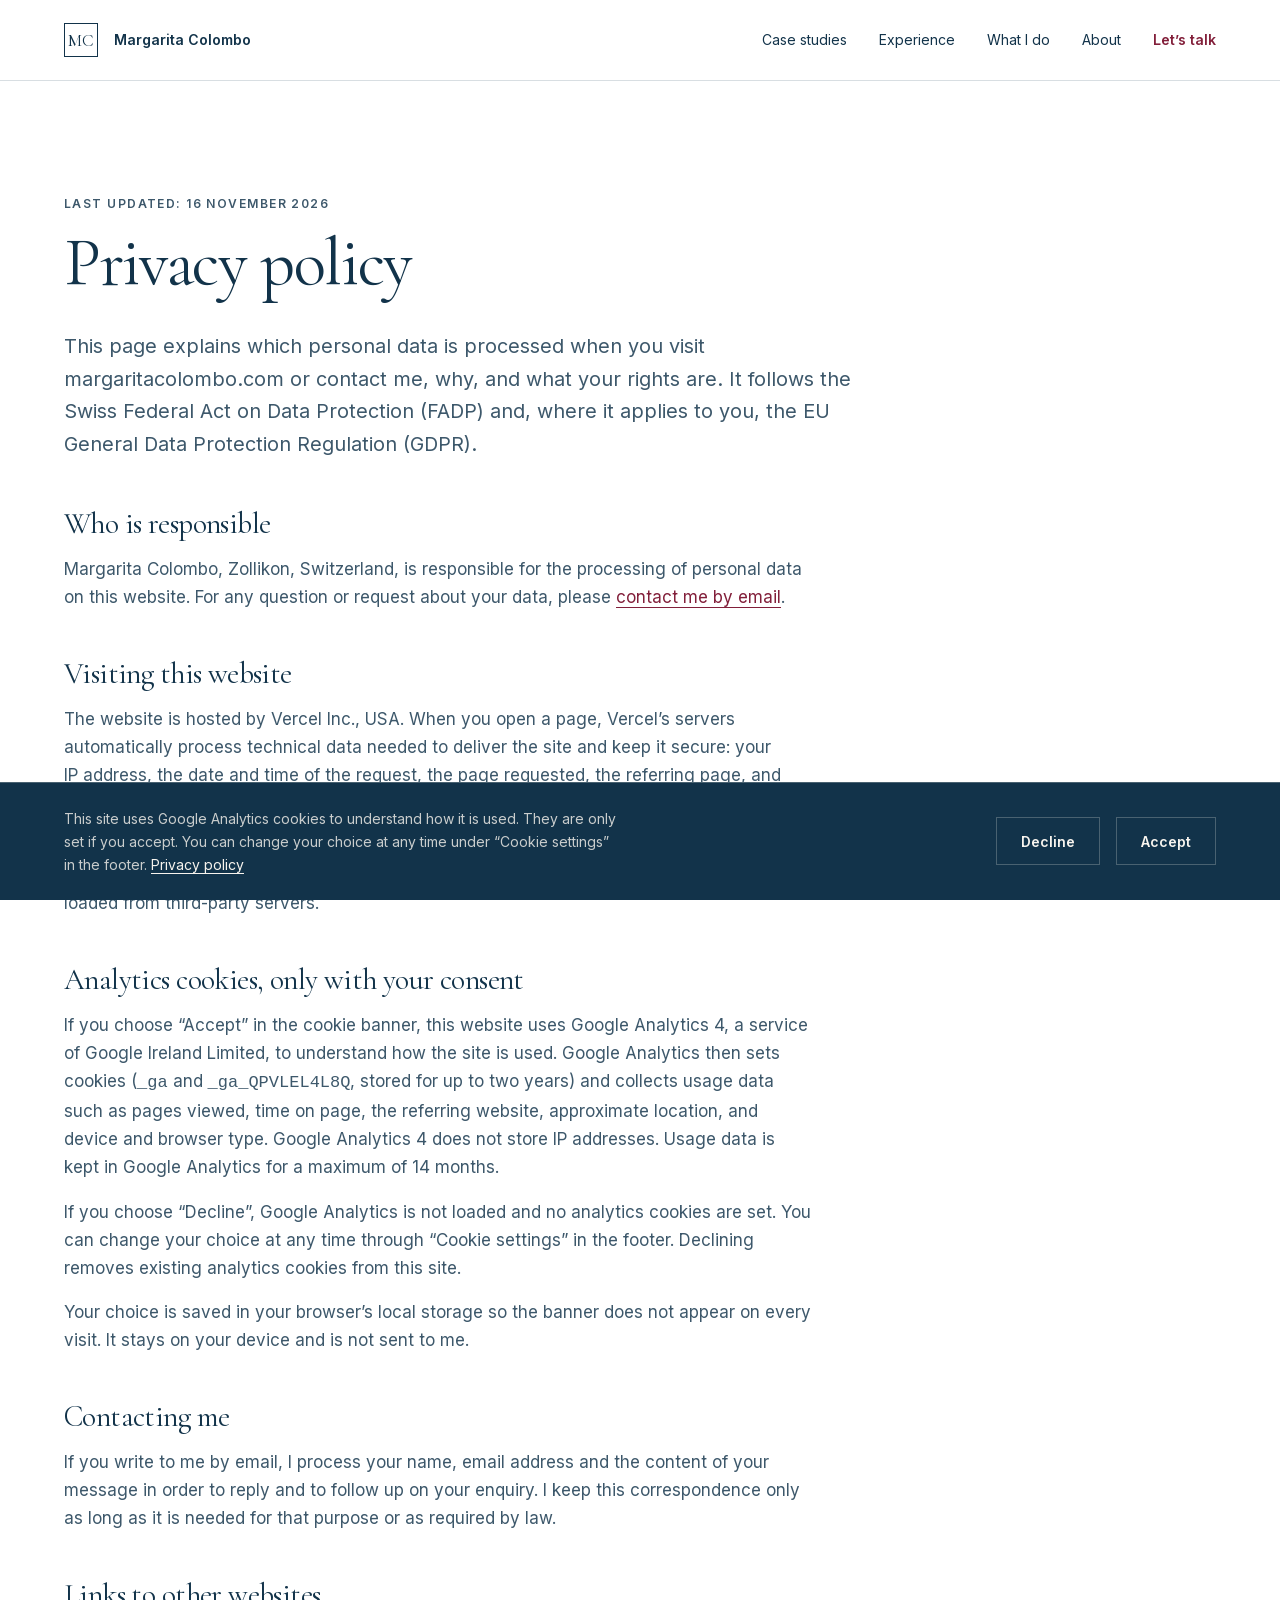
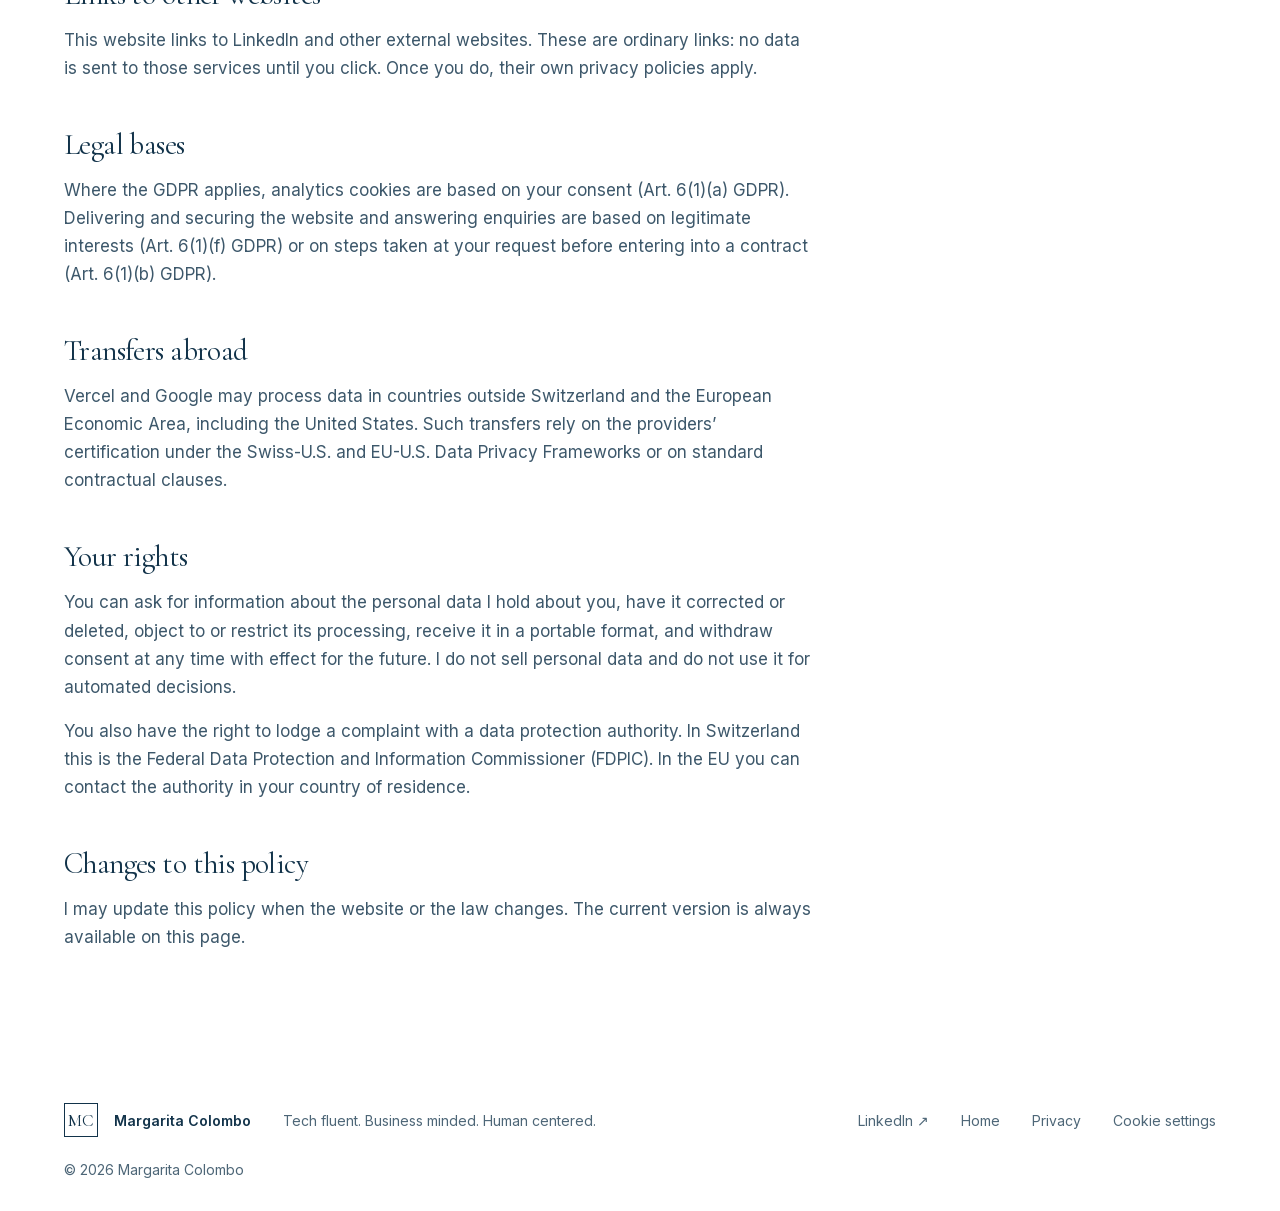
<file: privacy.html>
<!doctype html>
<html lang="en">
  <head>
    <meta charset="utf-8" />
    <meta name="viewport" content="width=device-width, initial-scale=1" />
    <meta
      name="description"
      content="How margaritacolombo.com handles personal data: hosting, analytics cookies, contact by email and your rights under Swiss and EU data protection law."
    />
    <meta name="theme-color" content="#ffffff" />
    <link rel="canonical" href="https://www.margaritacolombo.com/privacy.html" />
    <link rel="icon" type="image/svg+xml" href="/favicon.svg" />
    <title>Privacy policy | Margarita Colombo</title>
    <link rel="stylesheet" href="styles.css" />
    <script src="script.js" defer></script>
  </head>
  <body>
    <a class="skip-link" href="#main">Skip to content</a>
    <header class="site-header">
      <div class="shell site-header__inner">
        <a class="wordmark" href="/" aria-label="Margarita Colombo, home">
          <span class="wordmark__monogram" aria-hidden="true">MC</span>
          <span class="wordmark__name">Margarita Colombo</span>
        </a>
        <button
          class="menu-toggle"
          type="button"
          aria-expanded="false"
          aria-controls="site-nav"
        >
          <span class="menu-toggle__label">Menu</span>
          <span class="menu-toggle__icon" aria-hidden="true"></span>
        </button>
        <nav class="site-nav" id="site-nav" aria-label="Main navigation">
          <a href="/#cases">Case studies</a>
          <a href="/#experience">Experience</a>
          <a href="/#approach">What I do</a>
          <a href="/#about">About</a>
          <a class="site-nav__cta" href="/#contact">Let’s talk</a>
        </nav>
      </div>
    </header>

    <main id="main">
      <article class="section legal">
        <div class="shell legal__inner">
          <p class="eyebrow">Last updated: 16 November 2026</p>
          <h1>Privacy policy</h1>
          <p class="legal__lead">
            This page explains which personal data is processed when you visit
            margaritacolombo.com or contact me, why, and what your rights are.
            It follows the Swiss Federal Act on Data Protection (FADP) and,
            where it applies to you, the EU General Data Protection Regulation
            (GDPR).
          </p>

          <h2>Who is responsible</h2>
          <p>
            Margarita Colombo, Zollikon, Switzerland, is responsible for the
            processing of personal data on this website. For any question or
            request about your data, please
            <a href="https://www.linkedin.com/in/margarita-colombo-a776392" data-mail="info" data-subject="Privacy request">contact me by email</a>.
          </p>

          <h2>Visiting this website</h2>
          <p>
            The website is hosted by Vercel Inc., USA. When you open a page,
            Vercel’s servers automatically process technical data needed to
            deliver the site and keep it secure: your IP address, the date and
            time of the request, the page requested, the referring page, and
            your browser and operating system. I do not combine this data with
            other information to identify you.
          </p>
          <p>
            Fonts, images and styles are served from this website itself. No
            fonts or other assets are loaded from third-party servers.
          </p>

          <h2>Analytics cookies, only with your consent</h2>
          <p>
            If you choose “Accept” in the cookie banner, this website uses
            Google Analytics 4, a service of Google Ireland Limited, to
            understand how the site is used. Google Analytics then sets cookies
            (<code>_ga</code> and <code>_ga_QPVLEL4L8Q</code>, stored for up to
            two years) and collects usage data such as pages viewed, time on
            page, the referring website, approximate location, and device and
            browser type. Google Analytics 4 does not store IP addresses.
            Usage data is kept in Google Analytics for a maximum of 14 months.
          </p>
          <p>
            If you choose “Decline”, Google Analytics is not loaded and no
            analytics cookies are set. You can change your choice at any time
            through “Cookie settings” in the footer. Declining removes existing
            analytics cookies from this site.
          </p>
          <p>
            Your choice is saved in your browser’s local storage so the banner
            does not appear on every visit. It stays on your device and is not
            sent to me.
          </p>

          <h2>Contacting me</h2>
          <p>
            If you write to me by email, I process your name, email address and
            the content of your message in order to reply and to follow up on
            your enquiry. I keep this correspondence only as long as it is
            needed for that purpose or as required by law.
          </p>

          <h2>Links to other websites</h2>
          <p>
            This website links to LinkedIn and other external websites. These are ordinary links: no data is sent to those
            services until you click. Once you do, their own privacy policies
            apply.
          </p>

          <h2>Legal bases</h2>
          <p>
            Where the GDPR applies, analytics cookies are based on your consent
            (Art. 6(1)(a) GDPR). Delivering and securing the website and
            answering enquiries are based on legitimate interests
            (Art. 6(1)(f) GDPR) or on steps taken at your request before
            entering into a contract (Art. 6(1)(b) GDPR).
          </p>

          <h2>Transfers abroad</h2>
          <p>
            Vercel and Google may process data in countries outside Switzerland
            and the European Economic Area, including the United States. Such
            transfers rely on the providers’ certification under the Swiss-U.S.
            and EU-U.S. Data Privacy Frameworks or on standard contractual
            clauses.
          </p>

          <h2>Your rights</h2>
          <p>
            You can ask for information about the personal data I hold about
            you, have it corrected or deleted, object to or restrict its
            processing, receive it in a portable format, and withdraw consent
            at any time with effect for the future. I do not sell personal data
            and do not use it for automated decisions.
          </p>
          <p>
            You also have the right to lodge a complaint with a data protection
            authority. In Switzerland this is the Federal Data Protection and
            Information Commissioner (FDPIC). In the EU you can contact the
            authority in your country of residence.
          </p>

          <h2>Changes to this policy</h2>
          <p>
            I may update this policy when the website or the law changes. The
            current version is always available on this page.
          </p>
        </div>
      </article>
    </main>

    <footer class="site-footer">
      <div class="shell site-footer__inner">
        <a class="wordmark wordmark--footer" href="/" aria-label="Margarita Colombo">
          <span class="wordmark__monogram" aria-hidden="true">MC</span>
          <span class="wordmark__name">Margarita Colombo</span>
        </a>
        <p>Tech fluent. Business minded. Human centered.</p>
        <a
          class="site-footer__link"
          href="https://www.linkedin.com/in/margarita-colombo-a776392"
          target="_blank"
          rel="noopener noreferrer"
        >LinkedIn ↗</a>
        <a class="site-footer__link" href="/">Home</a>
        <a class="site-footer__link" href="/privacy.html">Privacy</a>
        <button class="site-footer__link site-footer__button" type="button" data-cookie-settings>
          Cookie settings
        </button>
        <small>© <span data-year></span> Margarita Colombo</small>
      </div>
    </footer>
    <section class="cookie-banner" aria-label="Cookie consent" data-cookie-banner hidden>
      <div class="shell cookie-banner__inner">
        <p class="cookie-banner__text">
          This site uses Google Analytics cookies to understand how it is used.
          They are only set if you accept. You can change your choice at any
          time under “Cookie settings” in the footer.
          <a href="/privacy.html">Privacy policy</a>
        </p>
        <div class="cookie-banner__actions">
          <button class="button button--outline" type="button" data-cookie-choice="denied">
            Decline
          </button>
          <button class="button button--outline" type="button" data-cookie-choice="granted">
            Accept
          </button>
        </div>
      </div>
    </section>
  </body>
</html>
</file>
<file: styles.css>
/* ==========================================================================
   Tokens
   ========================================================================== */

/* Fonts are self-hosted (SIL Open Font License) so no visitor data is sent
   to a font provider. Variable files cover the weights used on the site. */

@font-face {
  font-family: "Cormorant Garamond";
  font-style: italic;
  font-weight: 400 500;
  font-display: swap;
  src: url("fonts/cormorant-garamond-italic-latin-ext.woff2") format("woff2");
  unicode-range: U+0100-02BA, U+02BD-02C5, U+02C7-02CC, U+02CE-02D7, U+02DD-02FF, U+0304, U+0308, U+0329, U+1D00-1DBF, U+1E00-1E9F, U+1EF2-1EFF, U+2020, U+20A0-20AB, U+20AD-20C4, U+2113, U+2C60-2C7F, U+A720-A7FF;
}

@font-face {
  font-family: "Cormorant Garamond";
  font-style: italic;
  font-weight: 400 500;
  font-display: swap;
  src: url("fonts/cormorant-garamond-italic-latin.woff2") format("woff2");
  unicode-range: U+0000-00FF, U+0131, U+0152-0153, U+02BB-02BC, U+02C6, U+02DA, U+02DC, U+0304, U+0308, U+0329, U+2000-206F, U+20AC, U+2122, U+2191, U+2193, U+2212, U+2215, U+FEFF, U+FFFD;
}

@font-face {
  font-family: "Cormorant Garamond";
  font-style: normal;
  font-weight: 400 500;
  font-display: swap;
  src: url("fonts/cormorant-garamond-normal-latin-ext.woff2") format("woff2");
  unicode-range: U+0100-02BA, U+02BD-02C5, U+02C7-02CC, U+02CE-02D7, U+02DD-02FF, U+0304, U+0308, U+0329, U+1D00-1DBF, U+1E00-1E9F, U+1EF2-1EFF, U+2020, U+20A0-20AB, U+20AD-20C4, U+2113, U+2C60-2C7F, U+A720-A7FF;
}

@font-face {
  font-family: "Cormorant Garamond";
  font-style: normal;
  font-weight: 400 500;
  font-display: swap;
  src: url("fonts/cormorant-garamond-normal-latin.woff2") format("woff2");
  unicode-range: U+0000-00FF, U+0131, U+0152-0153, U+02BB-02BC, U+02C6, U+02DA, U+02DC, U+0304, U+0308, U+0329, U+2000-206F, U+20AC, U+2122, U+2191, U+2193, U+2212, U+2215, U+FEFF, U+FFFD;
}

@font-face {
  font-family: "Inter";
  font-style: normal;
  font-weight: 400 600;
  font-display: swap;
  src: url("fonts/inter-normal-latin-ext.woff2") format("woff2");
  unicode-range: U+0100-02BA, U+02BD-02C5, U+02C7-02CC, U+02CE-02D7, U+02DD-02FF, U+0304, U+0308, U+0329, U+1D00-1DBF, U+1E00-1E9F, U+1EF2-1EFF, U+2020, U+20A0-20AB, U+20AD-20C4, U+2113, U+2C60-2C7F, U+A720-A7FF;
}

@font-face {
  font-family: "Inter";
  font-style: normal;
  font-weight: 400 600;
  font-display: swap;
  src: url("fonts/inter-normal-latin.woff2") format("woff2");
  unicode-range: U+0000-00FF, U+0131, U+0152-0153, U+02BB-02BC, U+02C6, U+02DA, U+02DC, U+0304, U+0308, U+0329, U+2000-206F, U+20AC, U+2122, U+2191, U+2193, U+2212, U+2215, U+FEFF, U+FFFD;
}

:root {
  color-scheme: light;

  /* Brand palette */
  --brand-navy: #12334a;
  --brand-sky: #bfd9e8;
  --brand-bordeaux: #821f3a;
  --brand-ivory: #f7f4ee;
  --brand-rose: #e7d2d5;
  --brand-mist: #eef2f3;
  --white: #ffffff;

  /* Surfaces */
  --surface-base: var(--white);
  --surface-mist: var(--brand-mist);
  --surface-sky: var(--brand-sky);
  --surface-warm: var(--brand-ivory);
  --surface-inverse: var(--brand-navy);

  /* Ink (all tiers pass WCAG AA on white, mist, sky and ivory) */
  --ink: var(--brand-navy);
  --ink-muted: rgb(18 51 74 / 82%);
  --ink-subtle: rgb(18 51 74 / 75%);
  --ink-inverse: var(--brand-ivory);
  --ink-inverse-muted: rgb(247 244 238 / 80%);

  /* Rules */
  --rule: rgb(18 51 74 / 16%);
  --rule-strong: rgb(18 51 74 / 34%);
  --rule-inverse: rgb(247 244 238 / 24%);

  /* Accent: bordeaux is reserved for actions and links */
  --accent: var(--brand-bordeaux);
  --highlight: var(--brand-sky);
  --focus: var(--brand-bordeaux);

  /* Type */
  --font-display: "Cormorant Garamond", Georgia, serif;
  --font-sans: "Inter", Arial, sans-serif;
  --text-xs: 0.75rem;
  --text-sm: 0.875rem;
  --text-base: clamp(1rem, 0.97rem + 0.15vw, 1.0625rem);
  --text-lg: clamp(1.0625rem, 1rem + 0.3vw, 1.25rem);
  --text-xl: clamp(1.375rem, 1.2rem + 0.8vw, 1.875rem);
  --text-2xl: clamp(2rem, 1.6rem + 1.9vw, 3.25rem);
  --text-3xl: clamp(2.5rem, 1.9rem + 2.9vw, 4.25rem);
  --text-4xl: clamp(2.625rem, 1.85rem + 3.6vw, 4.75rem);
  --leading-tight: 1.02;
  --leading-snug: 1.3;
  --leading-body: 1.65;
  --tracking-display: -0.02em;
  --tracking-label: 0.12em;

  /* Space */
  --space-1: 4px;
  --space-2: 8px;
  --space-3: 16px;
  --space-4: 24px;
  --space-5: 32px;
  --space-6: 48px;
  --space-7: 64px;
  --space-8: 96px;
  --space-9: 128px;
  --section-pad: clamp(72px, 9vw, 136px);

  /* Layout */
  --content-max: 1200px;
  --gutter: clamp(20px, 5vw, 64px);
  --grid-gap: clamp(16px, 2.4vw, 32px);
  --header-height: 64px;
}

/* ==========================================================================
   Base
   ========================================================================== */

*,
*::before,
*::after {
  box-sizing: border-box;
}

html {
  scroll-behavior: smooth;
  scroll-padding-top: calc(var(--header-height) + var(--space-4));
}

body {
  margin: 0;
  background: var(--surface-base);
  color: var(--ink);
  font-family: var(--font-sans);
  font-size: var(--text-base);
  line-height: var(--leading-body);
  -webkit-font-smoothing: antialiased;
  text-rendering: optimizeLegibility;
}

img {
  display: block;
  max-width: 100%;
  height: auto;
}

h1,
h2,
h3,
p,
ol,
ul,
dl,
dd,
figure {
  margin: 0;
}

h1,
h2 {
  font-family: var(--font-display);
  font-weight: 400;
  letter-spacing: var(--tracking-display);
  line-height: var(--leading-tight);
  text-wrap: balance;
}

h1 em,
h2 em {
  font-style: italic;
}

.facts strong,
.discipline__number,
.impact-item__figure {
  font-variant-numeric: lining-nums;
}

h3 {
  font-size: var(--text-lg);
  font-weight: 600;
  letter-spacing: -0.01em;
  line-height: var(--leading-snug);
}

p {
  text-wrap: pretty;
}

::selection {
  background: var(--highlight);
  color: var(--brand-navy);
}

a {
  color: inherit;
  text-decoration: none;
}

:focus-visible {
  outline: 2px solid var(--focus);
  outline-offset: 4px;
}

.skip-link {
  position: fixed;
  z-index: 10;
  top: var(--space-3);
  left: var(--space-3);
  padding: var(--space-2) var(--space-3);
  transform: translateY(-200%);
  background: var(--brand-navy);
  color: var(--ink-inverse);
}

.skip-link:focus {
  transform: translateY(0);
}

/* ==========================================================================
   Layout
   ========================================================================== */

.shell {
  width: min(100% - (var(--gutter) * 2), var(--content-max));
  margin-inline: auto;
}

.grid {
  display: grid;
  grid-template-columns: minmax(0, 1fr);
  column-gap: var(--grid-gap);
}

.section {
  padding-block: var(--section-pad);
}

.section--mist {
  background: var(--surface-mist);
}

.section--sky {
  background: var(--surface-sky);
}

.section--warm {
  background: var(--surface-warm);
}

/* ==========================================================================
   Shared components
   ========================================================================== */

.eyebrow {
  margin-bottom: var(--space-3);
  color: var(--ink-subtle);
  font-size: var(--text-xs);
  font-weight: 600;
  letter-spacing: var(--tracking-label);
  line-height: 1.4;
  text-transform: uppercase;
}

.eyebrow--inverse {
  color: var(--highlight);
}

.section-head {
  row-gap: var(--space-4);
  margin-bottom: var(--space-6);
}

.section-head h2 {
  font-size: var(--text-3xl);
}

.section-head__aside {
  max-width: 34em;
  color: var(--ink-muted);
}

.button {
  display: inline-flex;
  min-height: 48px;
  padding: 0 var(--space-4);
  align-items: center;
  justify-content: center;
  gap: var(--space-3);
  border: 1px solid transparent;
  font-size: var(--text-sm);
  font-weight: 600;
  transition:
    background-color 160ms ease,
    border-color 160ms ease,
    color 160ms ease;
}

.button--primary {
  background: var(--accent);
  color: var(--ink-inverse);
}

.button--primary:hover {
  background: var(--brand-navy);
}

.button--light {
  background: var(--ink-inverse);
  color: var(--brand-navy);
}

.button--light:hover {
  background: var(--highlight);
}

.button--outline {
  border-color: var(--rule-inverse);
  color: var(--ink-inverse);
}

.button--outline:hover {
  border-color: var(--highlight);
}

.text-link {
  display: inline-flex;
  min-height: 44px;
  align-items: center;
  gap: var(--space-2);
  padding-block: var(--space-1);
  border-bottom: 1px solid currentColor;
  color: var(--accent);
  font-size: var(--text-sm);
  font-weight: 600;
  transition: color 160ms ease;
}

.inline-link {
  border-bottom: 1px solid currentColor;
  color: var(--accent);
  transition: color 160ms ease;
}

.inline-link:hover {
  color: var(--brand-navy);
}

.text-link:hover {
  color: var(--brand-navy);
}

/* ==========================================================================
   Header
   ========================================================================== */

.site-header {
  position: sticky;
  top: 0;
  z-index: 8;
  border-bottom: 1px solid var(--rule);
  background: var(--surface-base);
}

.site-header__inner {
  display: flex;
  min-height: var(--header-height);
  align-items: center;
  justify-content: space-between;
}

.wordmark {
  display: inline-flex;
  align-items: center;
  gap: var(--space-3);
}

.wordmark__monogram {
  display: grid;
  width: 34px;
  height: 34px;
  place-items: center;
  border: 1px solid var(--brand-navy);
  font-family: var(--font-display);
  font-size: 1.0625rem;
  line-height: 1;
}

.wordmark__name {
  font-size: var(--text-sm);
  font-weight: 600;
}

.menu-toggle {
  display: inline-flex;
  min-height: 44px;
  padding: 0 0 0 var(--space-3);
  align-items: center;
  gap: var(--space-2);
  border: 0;
  background: transparent;
  color: var(--ink);
  font: inherit;
  font-size: var(--text-sm);
  cursor: pointer;
}

.menu-toggle__icon,
.menu-toggle__icon::after {
  display: block;
  width: 18px;
  height: 1px;
  background: currentColor;
  content: "";
}

.menu-toggle__icon::after {
  transform: translateY(5px);
}

.site-nav {
  position: absolute;
  top: 100%;
  right: 0;
  left: 0;
  display: none;
  padding: var(--space-2) var(--gutter) var(--space-4);
  flex-direction: column;
  border-bottom: 1px solid var(--rule);
  background: var(--surface-base);
  font-size: var(--text-base);
}

.site-nav.is-open {
  display: flex;
}

.site-nav a {
  padding-block: var(--space-3);
  border-bottom: 1px solid var(--rule);
  transition: color 160ms ease;
}

.site-nav a:hover {
  color: var(--accent);
}

.site-nav .site-nav__cta {
  border-bottom: 0;
  color: var(--accent);
  font-weight: 600;
}

/* ==========================================================================
   Hero
   ========================================================================== */

.hero__inner {
  padding-block: var(--space-5) var(--space-7);
  row-gap: var(--space-5);
  align-items: center;
}

.hero__copy {
  display: flex;
  flex-direction: column;
}

/* On small screens the availability line and actions come before the longer
   introduction, so they are visible without scrolling. */
.hero__lead {
  order: 1;
}

.hero__portrait {
  order: -1;
  width: min(30%, 104px);
  overflow: hidden;
  background: var(--surface-sky);
}

.hero__portrait img {
  width: 100%;
  aspect-ratio: 4 / 5;
  object-fit: cover;
  object-position: 50% 25%;
}

.hero__roles {
  margin-bottom: var(--space-4);
  color: var(--ink-muted);
  font-size: var(--text-xs);
  font-weight: 600;
  letter-spacing: var(--tracking-label);
  line-height: 1.8;
  text-transform: uppercase;
}

.hero__roles span {
  white-space: nowrap;
}

.hero h1 {
  max-width: 16em;
  font-size: var(--text-4xl);
}

.hero h1 em {
  color: var(--accent);
}

.hero__lead {
  max-width: 36em;
  margin-top: var(--space-4);
  color: var(--ink-muted);
  font-size: var(--text-lg);
  line-height: 1.6;
}

.hero__availability {
  max-width: 36em;
  margin-top: var(--space-4);
  padding-left: var(--space-3);
  border-left: 2px solid var(--accent);
  color: var(--ink);
  font-size: var(--text-sm);
  font-weight: 600;
  line-height: 1.5;
}

.hero__actions {
  display: flex;
  margin-top: var(--space-5);
  flex-wrap: wrap;
  align-items: center;
  gap: var(--space-4) var(--space-5);
}

.facts-band {
  background: var(--surface-sky);
}

.facts {
  display: grid;
  padding: var(--space-4) 0;
  grid-template-columns: repeat(2, minmax(0, 1fr));
  gap: var(--space-4) var(--grid-gap);
  list-style: none;
  color: var(--ink-muted);
  font-size: var(--text-sm);
  line-height: 1.45;
}

.facts strong {
  display: block;
  color: var(--ink);
  font-family: var(--font-display);
  font-size: var(--text-xl);
  font-weight: 500;
  line-height: 1.15;
}

/* ==========================================================================
   Viewpoint band
   ========================================================================== */

.viewpoint {
  --focus: var(--highlight);
  background: var(--surface-inverse);
  color: var(--ink-inverse);
}

.viewpoint__inner {
  padding-block: var(--section-pad);
  row-gap: var(--space-4);
}

.viewpoint__inner .eyebrow span {
  white-space: nowrap;
}

.viewpoint__statement {
  max-width: 15em;
  font-size: var(--text-2xl);
  line-height: 1.08;
}

.viewpoint__statement em {
  color: var(--highlight);
}

.viewpoint__note {
  max-width: 30em;
  color: var(--ink-inverse-muted);
}

/* ==========================================================================
   What I do
   ========================================================================== */

.disciplines {
  display: grid;
  padding: 0;
  grid-template-columns: minmax(0, 1fr);
  gap: var(--space-5) var(--grid-gap);
  list-style: none;
}

.discipline {
  padding-top: var(--space-4);
  border-top: 1px solid var(--rule-strong);
}

.discipline__number {
  display: block;
  margin-bottom: var(--space-4);
  color: var(--ink-subtle);
  font-family: var(--font-display);
  font-size: var(--text-xl);
  line-height: 1;
}

.discipline p {
  margin-top: var(--space-2);
  color: var(--ink-muted);
}

/* ==========================================================================
   Ways to work together
   ========================================================================== */

.offers {
  border-top: 1px solid var(--rule-strong);
}

.offer {
  display: grid;
  padding-block: var(--space-5);
  grid-template-columns: minmax(0, 1fr);
  row-gap: var(--space-3);
  border-bottom: 1px solid var(--rule-strong);
}

.offer__title {
  font-family: var(--font-display);
  font-size: var(--text-xl);
  font-weight: 500;
  letter-spacing: -0.01em;
  line-height: 1.15;
}

.offer__text {
  max-width: 36em;
  color: var(--ink-muted);
}

.offer__meta {
  display: grid;
  align-content: start;
  gap: var(--space-2);
  font-size: var(--text-sm);
  line-height: 1.5;
}

.offer__meta div {
  display: grid;
  grid-template-columns: 4.5rem minmax(0, 1fr);
  gap: var(--space-3);
}

.offer__meta dt {
  color: var(--ink-subtle);
  font-size: var(--text-xs);
  font-weight: 600;
  letter-spacing: var(--tracking-label);
  line-height: 1.75;
  text-transform: uppercase;
}

.route {
  display: grid;
  margin-top: var(--space-6);
  padding: var(--space-5) var(--space-4);
  grid-template-columns: minmax(0, 1fr);
  gap: var(--space-4) var(--grid-gap);
  background: var(--surface-base);
}

.route .eyebrow {
  margin-bottom: var(--space-3);
}

.route__body {
  display: flex;
  flex-direction: column;
  align-items: flex-start;
  gap: var(--space-4);
}

.route h3 {
  font-family: var(--font-display);
  font-size: var(--text-xl);
  font-weight: 500;
  letter-spacing: -0.01em;
  line-height: 1.15;
}

.route__body p {
  max-width: 36em;
  color: var(--ink-muted);
}

/* ==========================================================================
   Impact
   ========================================================================== */

.impact-grid {
  display: grid;
  grid-template-columns: minmax(0, 1fr);
  gap: var(--space-5) var(--grid-gap);
}

.impact-item {
  padding-top: var(--space-4);
  border-top: 1px solid var(--rule-strong);
}

.impact-item__figure {
  margin-bottom: var(--space-3);
  font-family: var(--font-display);
  font-size: clamp(3.25rem, 2.6rem + 2.6vw, 4.5rem);
  font-weight: 500;
  letter-spacing: -0.03em;
  line-height: 1;
}

.impact-item__figure span {
  font-size: 0.6em;
}

.impact-item__figure .impact-item__unit {
  margin-right: 0.15em;
  font-family: var(--font-sans);
  font-size: 0.28em;
  font-weight: 600;
  letter-spacing: 0.06em;
  vertical-align: 0.9em;
}

.impact-item h3 {
  font-size: var(--text-base);
}

.impact-item > p:not(.impact-item__figure) {
  margin-top: var(--space-2);
  color: var(--ink-muted);
  font-size: var(--text-sm);
}

.impact-item .impact-item__quote {
  margin: var(--space-4) 0 0;
  padding-left: var(--space-3);
  border-left: 2px solid var(--accent);
}

.impact-item .impact-item__quote p {
  margin: 0;
  color: var(--ink);
  font-family: var(--font-display);
  font-size: var(--text-lg);
  font-style: italic;
  line-height: 1.35;
}

.impact-item .impact-item__quote footer {
  margin-top: var(--space-2);
  color: var(--ink-subtle);
  font-size: var(--text-sm);
}

.impact-footnote {
  margin-top: var(--space-6);
  padding-top: var(--space-3);
  border-top: 1px solid var(--rule-strong);
  color: var(--ink-muted);
  font-size: var(--text-sm);
}

/* ==========================================================================
   Selected work
   ========================================================================== */

.cases {
  display: grid;
  grid-template-columns: minmax(0, 1fr);
  gap: var(--space-6) var(--grid-gap);
}

.case {
  display: flex;
  padding-top: var(--space-4);
  flex-direction: column;
  gap: var(--space-3);
  border-top: 1px solid var(--rule-strong);
}

.case__body,
.case__aside {
  display: flex;
  flex-direction: column;
  gap: var(--space-3);
}

.case__figure {
  margin: 0;
}

.case__figure img {
  display: block;
  width: 100%;
  height: auto;
  border: 1px solid var(--rule);
  background: var(--surface-base);
}

.case__link {
  align-self: flex-start;
}

.case__figure figcaption {
  margin-top: var(--space-2);
  color: var(--ink-subtle);
  font-size: var(--text-xs);
  line-height: 1.5;
}

.roadmap {
  padding: var(--space-4);
  border: 1px solid var(--rule);
  background: var(--surface-base);
}

.roadmap__phases {
  display: grid;
  margin: 0;
  padding: 0;
  grid-template-columns: repeat(3, minmax(0, 1fr));
  gap: var(--space-1);
  list-style: none;
}

.roadmap__phases li {
  padding: var(--space-3) var(--space-2);
  background: var(--brand-navy);
  color: var(--ink-inverse);
  font-size: var(--text-sm);
  font-weight: 600;
  line-height: 1.3;
}

.roadmap__phases li:nth-child(1) {
  background: rgb(18 51 74 / 62%);
}

.roadmap__phases li:nth-child(2) {
  background: rgb(18 51 74 / 80%);
}

.roadmap__phases span {
  display: block;
  margin-bottom: var(--space-1);
  font-size: var(--text-xs);
  font-weight: 400;
  opacity: 0.85;
}

.roadmap__pillars {
  display: grid;
  margin: var(--space-4) 0 0;
  gap: var(--space-3);
}

.roadmap__pillars div {
  display: flex;
  flex-wrap: wrap;
  align-items: center;
  gap: var(--space-2);
}

.roadmap__pillars dt {
  width: 100%;
  color: var(--ink-subtle);
  font-size: var(--text-xs);
  font-weight: 600;
  letter-spacing: var(--tracking-label);
  text-transform: uppercase;
}

.roadmap__pillars dd {
  margin: 0;
  padding: var(--space-1) var(--space-2);
  background: var(--surface-sky);
  font-size: var(--text-sm);
}

.case__label {
  color: var(--ink-subtle);
  font-size: var(--text-xs);
  font-weight: 600;
  letter-spacing: var(--tracking-label);
  text-transform: uppercase;
}

.case__title {
  font-family: var(--font-display);
  font-size: var(--text-2xl);
  font-weight: 500;
  letter-spacing: -0.01em;
  line-height: 1.15;
}

.case__title em {
  font-style: italic;
}

.case__text {
  max-width: 34em;
  color: var(--ink);
  font-size: var(--text-lg);
  line-height: 1.55;
}

.case__process {
  max-width: 34em;
  padding-top: var(--space-3);
  border-top: 1px solid var(--rule);
  color: var(--ink-muted);
  font-size: var(--text-sm);
  line-height: 1.6;
}

.case__process strong {
  display: block;
  margin-bottom: var(--space-1);
  color: var(--ink-subtle);
  font-size: var(--text-xs);
  font-weight: 600;
  letter-spacing: var(--tracking-label);
  text-transform: uppercase;
}

.experience__cta {
  margin-top: var(--space-5);
}

.route--flush {
  margin-top: 0;
  background: var(--surface-mist);
}

.case__results {
  display: grid;
  align-content: start;
  padding-top: var(--space-3);
  gap: var(--space-3);
}

.case__results div {
  padding-top: var(--space-3);
  border-top: 1px solid var(--rule);
}

.case__results dt {
  font-family: var(--font-display);
  font-size: var(--text-3xl);
  font-variant-numeric: lining-nums;
  font-weight: 500;
  line-height: 1;
}

.case__results dd {
  margin-top: var(--space-1);
  color: var(--ink-muted);
  font-size: var(--text-sm);
  line-height: 1.5;
}

/* ==========================================================================
   About
   ========================================================================== */

.about {
  row-gap: var(--space-5);
}

.about__label .eyebrow {
  margin-bottom: var(--space-2);
}

.about__route {
  color: var(--ink-muted);
  font-size: var(--text-sm);
}

.about h2 {
  max-width: 14em;
  font-size: var(--text-3xl);
}

.about h2 em {
  color: var(--accent);
}

.about__columns {
  display: grid;
  margin-top: var(--space-5);
  gap: var(--space-4) var(--grid-gap);
  color: var(--ink-muted);
}

.about__photo img {
  width: 100%;
  aspect-ratio: 4 / 5;
  object-fit: cover;
  object-position: 50% 40%;
}

.about__photo figcaption,
.history__figure figcaption {
  margin-top: var(--space-2);
  color: var(--ink-subtle);
  font-size: var(--text-xs);
  line-height: 1.5;
}

.about__footer {
  display: flex;
  padding-top: var(--space-3);
  flex-wrap: wrap;
  align-items: center;
  justify-content: space-between;
  gap: var(--space-3) var(--space-5);
  border-top: 1px solid var(--rule-strong);
  font-size: var(--text-sm);
}

.about__footer p {
  font-weight: 600;
}

/* ==========================================================================
   San Francisco
   ========================================================================== */

.history {
  row-gap: var(--space-5);
}

.history h2 {
  max-width: 13em;
  font-size: var(--text-3xl);
}

.history__copy > p:not(.eyebrow) {
  max-width: 34em;
  margin-top: var(--space-4);
  color: var(--ink-muted);
}

.history__figure img {
  width: 100%;
  object-fit: cover;
  filter: grayscale(1);
}

.history__figure--jobs img {
  aspect-ratio: 4 / 5;
  object-position: 50% 20%;
}

.history__figure--moscone img {
  aspect-ratio: 3 / 2;
}

.history__figure a {
  text-decoration: underline;
  text-decoration-color: var(--rule-strong);
  text-underline-offset: 2px;
}

/* ==========================================================================
   FAQ
   ========================================================================== */

.faq {
  row-gap: var(--space-5);
}

.faq h2 {
  font-size: var(--text-3xl);
}

.faq__list {
  border-top: 1px solid var(--rule-strong);
}

.faq__item {
  padding-block: var(--space-4);
  border-bottom: 1px solid var(--rule-strong);
}

.faq__item p {
  max-width: 40em;
  margin-top: var(--space-2);
  color: var(--ink-muted);
}

/* ==========================================================================
   Contact
   ========================================================================== */

.contact {
  --focus: var(--highlight);
  background: var(--surface-inverse);
  color: var(--ink-inverse);
}

.contact__inner {
  padding-block: var(--section-pad);
}

.contact h2 {
  max-width: 14em;
  font-size: var(--text-3xl);
}

.contact h2 em {
  color: var(--highlight);
}

.contact__text {
  max-width: 34em;
  margin-top: var(--space-4);
  color: var(--ink-inverse-muted);
}

.contact__actions {
  display: flex;
  margin-top: var(--space-5);
  flex-wrap: wrap;
  gap: var(--space-3);
}

/* ==========================================================================
   Footer
   ========================================================================== */

.site-footer__inner {
  display: grid;
  padding-block: var(--space-5);
  grid-template-columns: 1fr auto;
  align-items: center;
  gap: var(--space-3);
  color: var(--ink-subtle);
  font-size: var(--text-sm);
}

.site-footer__inner > p,
.site-footer__inner small {
  grid-column: 1 / -1;
  font-size: var(--text-sm);
}

.wordmark--footer {
  grid-column: 1 / -1;
  color: var(--ink);
}

.site-footer__link {
  display: inline-flex;
  min-height: 44px;
  align-items: center;
  transition: color 160ms ease;
}

.site-footer__link:hover {
  color: var(--accent);
}

.site-footer__button {
  padding: 0;
  border: 0;
  background: none;
  color: inherit;
  font: inherit;
  cursor: pointer;
  justify-self: start;
}

/* ==========================================================================
   Legal pages
   ========================================================================== */

.legal__inner > * {
  max-width: 68ch;
}

.legal h1 {
  margin-bottom: var(--space-5);
  font-size: var(--text-3xl);
}

.legal h2 {
  margin-top: var(--space-6);
  margin-bottom: var(--space-3);
  font-size: var(--text-xl);
}

.legal p {
  color: var(--ink-muted);
}

.legal p + p {
  margin-top: var(--space-3);
}

.legal__lead {
  font-size: var(--text-lg);
}

.legal a,
.cookie-banner__text a {
  border-bottom: 1px solid currentColor;
}

.legal a {
  color: var(--accent);
}

.cookie-banner__text a {
  color: var(--ink-inverse);
}

/* ==========================================================================
   Cookie banner
   ========================================================================== */

.cookie-banner {
  position: fixed;
  z-index: 10;
  inset: auto 0 0;
  border-top: 1px solid var(--rule-inverse);
  background: var(--surface-inverse);
  color: var(--ink-inverse);
}

.cookie-banner[hidden] {
  display: none;
}

.cookie-banner__inner {
  display: grid;
  padding-block: var(--space-4);
  gap: var(--space-4);
}

.cookie-banner__text {
  max-width: 62ch;
  color: var(--ink-inverse-muted);
  font-size: var(--text-sm);
}

.cookie-banner__actions {
  display: flex;
  flex-wrap: wrap;
  gap: var(--space-3);
}

.cookie-banner .button {
  cursor: pointer;
  font-family: inherit;
  background: none;
}

.cookie-banner .button:focus-visible {
  outline-color: var(--ink-inverse);
}

/* ==========================================================================
   Utilities & motion
   ========================================================================== */

.visually-hidden {
  position: absolute;
  width: 1px;
  height: 1px;
  overflow: hidden;
  clip: rect(0, 0, 0, 0);
  white-space: nowrap;
  clip-path: inset(50%);
}

.scroll-progress {
  position: fixed;
  z-index: 9;
  inset: 0 0 auto;
  height: 3px;
  background: var(--accent);
  transform: scaleX(0);
  transform-origin: left;
  pointer-events: none;
}

.impact-item__figure,
.case__results dt {
  font-variant-numeric: lining-nums tabular-nums;
}

.is-revealing .reveal-word {
  opacity: 0.28;
  transition: opacity 320ms ease;
}

.is-revealing .reveal-word.is-lit {
  opacity: 1;
}

.motion-ready .scroll-reveal {
  opacity: 0;
  transition: opacity 700ms ease;
  transition-delay: var(--reveal-delay, 0ms);
}

.motion-ready .scroll-reveal.is-visible {
  opacity: 1;
}

/* ==========================================================================
   ≥ 640px
   ========================================================================== */

@media (min-width: 640px) {
  .facts {
    padding-block: var(--space-5);
  }

  .disciplines,
  .impact-grid {
    grid-template-columns: repeat(2, minmax(0, 1fr));
  }

  .about__columns {
    grid-template-columns: repeat(2, minmax(0, 1fr));
  }

  .route {
    padding: var(--space-6) var(--space-5);
  }

  .site-footer__inner {
    grid-template-columns: auto 1fr auto auto auto auto;
    column-gap: var(--space-5);
  }

  .cookie-banner__inner {
    grid-template-columns: 1fr auto;
    align-items: center;
    gap: var(--space-6);
  }

  .wordmark--footer,
  .site-footer__inner > p {
    grid-column: auto;
  }

  .site-footer__inner small {
    grid-column: 1 / -1;
  }
}

/* ==========================================================================
   ≥ 900px: 12-column grid
   ========================================================================== */

@media (min-width: 900px) {
  :root {
    --header-height: 80px;
  }

  .grid {
    grid-template-columns: repeat(12, minmax(0, 1fr));
  }

  .menu-toggle {
    display: none;
  }

  .site-nav {
    position: static;
    display: flex;
    padding: 0;
    flex-direction: row;
    align-items: center;
    gap: var(--space-5);
    border: 0;
    background: none;
    font-size: var(--text-sm);
  }

  .site-nav a {
    padding-block: var(--space-2);
    border: 0;
  }

  .hero__inner {
    padding-block: var(--space-7) var(--space-8);
  }

  .hero__copy {
    display: block;
    grid-column: 1 / span 7;
  }

  .hero__portrait {
    order: 0;
    width: auto;
    grid-column: 10 / span 3;
  }

  .hero__portrait img {
    aspect-ratio: 3 / 4;
    object-position: 50% 30%;
  }

  .facts {
    grid-template-columns: repeat(4, minmax(0, 1fr));
  }

  .viewpoint__inner .eyebrow {
    grid-column: 1 / span 3;
    padding-top: var(--space-3);
  }

  .viewpoint__statement {
    grid-column: 4 / span 6;
  }

  .viewpoint__note {
    grid-column: 4 / span 6;
  }

  .section-head {
    margin-bottom: var(--space-7);
    align-items: end;
  }

  .section-head__title {
    grid-column: 1 / span 7;
  }

  .section-head__aside {
    grid-column: 9 / span 4;
  }

  .disciplines,
  .impact-grid {
    grid-template-columns: repeat(4, minmax(0, 1fr));
  }

  /* Each case is a full-width row: story on the left, evidence on the right */
  .case {
    display: grid;
    padding-top: var(--space-5);
    grid-template-columns: repeat(12, minmax(0, 1fr));
    column-gap: var(--grid-gap);
  }

  .case__body {
    grid-column: 1 / span 7;
  }

  .case__aside {
    grid-column: 9 / span 4;
  }

  .offer {
    grid-template-columns: repeat(12, minmax(0, 1fr));
    column-gap: var(--grid-gap);
  }

  .offer__title {
    grid-column: 1 / span 4;
  }

  .offer__text {
    grid-column: 5 / span 5;
  }

  .offer__meta {
    grid-column: 10 / span 3;
  }

  .offer__meta div {
    grid-template-columns: minmax(0, 1fr);
    gap: 0;
  }

  .route {
    grid-template-columns: repeat(12, minmax(0, 1fr));
  }

  .route__head {
    grid-column: 1 / span 5;
  }

  .route__body {
    grid-column: 7 / span 6;
  }

  .about__label {
    grid-column: 1 / span 3;
    grid-row: 1;
  }

  .about__content {
    grid-column: 4 / span 9;
    grid-row: 1 / span 2;
  }

  .about__photo {
    grid-column: 1 / span 3;
    grid-row: 2;
    align-self: end;
  }

  .about__footer {
    grid-column: 4 / span 9;
  }

  .history {
    align-items: start;
  }

  .history__copy {
    grid-column: 1 / span 6;
  }

  .history__figure--jobs {
    grid-column: 7 / span 2;
    margin-top: var(--space-8);
  }

  .history__figure--moscone {
    grid-column: 9 / span 4;
    margin-top: var(--space-8);
  }

  .faq__head {
    grid-column: 1 / span 4;
  }

  .faq__list {
    grid-column: 5 / span 8;
  }
}

@media (min-width: 1200px) {
  .hero__inner {
    min-height: 640px;
  }
}

@media (prefers-reduced-motion: reduce) {
  html {
    scroll-behavior: auto;
  }

  *,
  *::before,
  *::after {
    transition-duration: 0.01ms !important;
  }

  .motion-ready .scroll-reveal {
    opacity: 1;
  }
}
</file>
